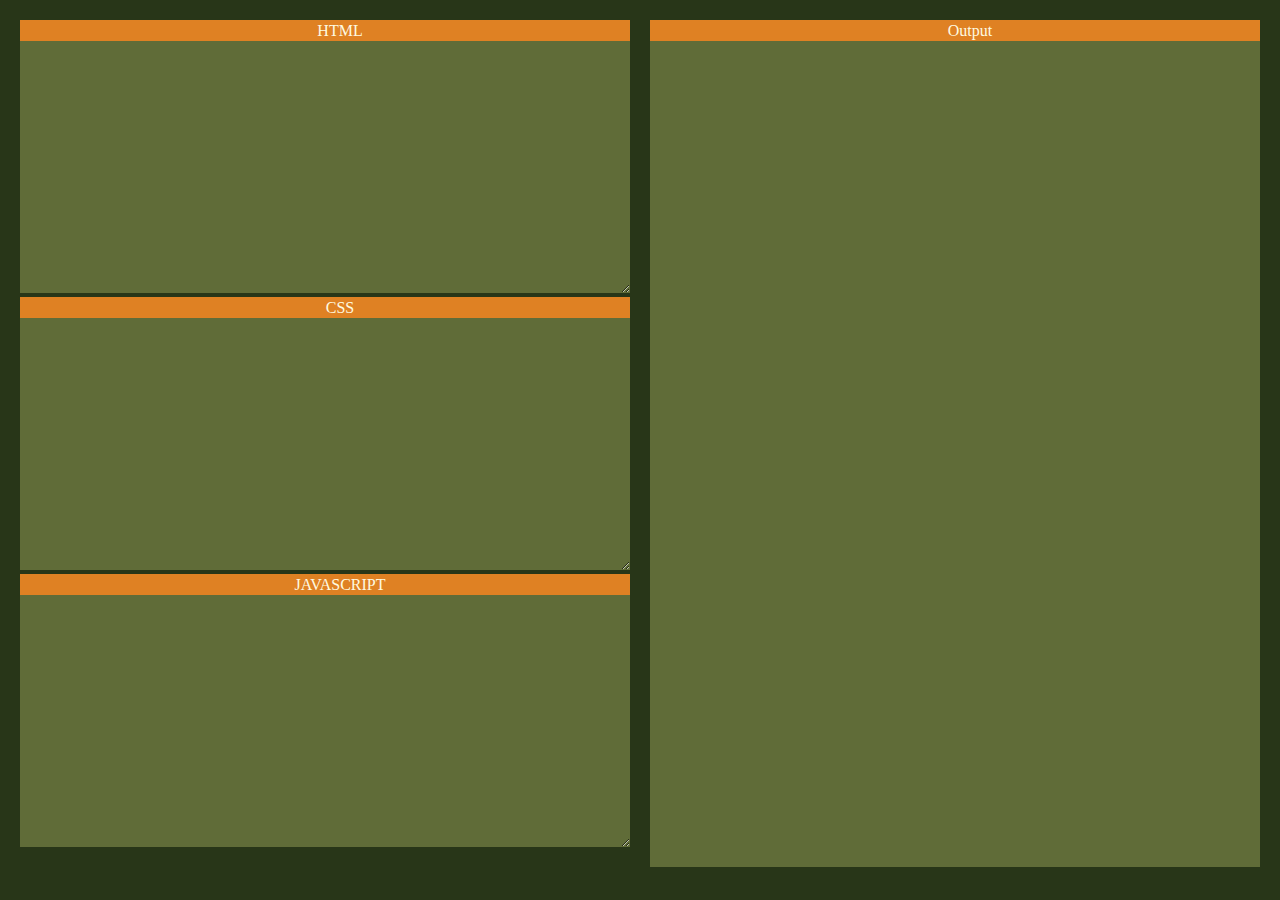
<file: PROJECT-1 CODE EDITOR(LIVE)/index.html>
<!DOCTYPE html>
<html lang="en">

<head>
    <meta charset="UTF-8">
    <meta name="viewport" content="width=device-width, initial-scale=1.0">
    <title>LIVE CODE EDITOR</title>
    <link rel="stylesheet" href="style.css">
    <link rel="stylesheet" href="https://cdnjs.cloudflare.com/ajax/libs/font-awesome/6.5.2/css/all.min.css"
        integrity="sha512-SnH5WK+bZxgPHs44uWIX+LLJAJ9/2PkPKZ5QiAj6Ta86w+fsb2TkcmfRyVX3pBnMFcV7oQPJkl9QevSCWr3W6A=="
        crossorigin="anonymous" referrerpolicy="no-referrer" />
</head>

<body>
    <div class="container">
        <div class="left">
            <label><i class="fa-brands fa-html5"></i>HTML</label>
            <textarea id="html-code" spellcheck="false"></textarea>

            <label><i class="fa-brands fa-css3-alt"></i>CSS</label>
            <textarea id="css-code" spellcheck="false"></textarea>

            <label><i class="fa-brands fa-js"></i>JAVASCRIPT</label>
            <textarea id="js-code" spellcheck="false"></textarea>
        </div>
        <div class="right">
            <label><i class="fa-solid fa-play" onclick="run()"></i>Output</label>
            <iframe id="output"></iframe>
        </div>
    </div>
    <script src="script.js"></script>
</body>

</html>
</file>
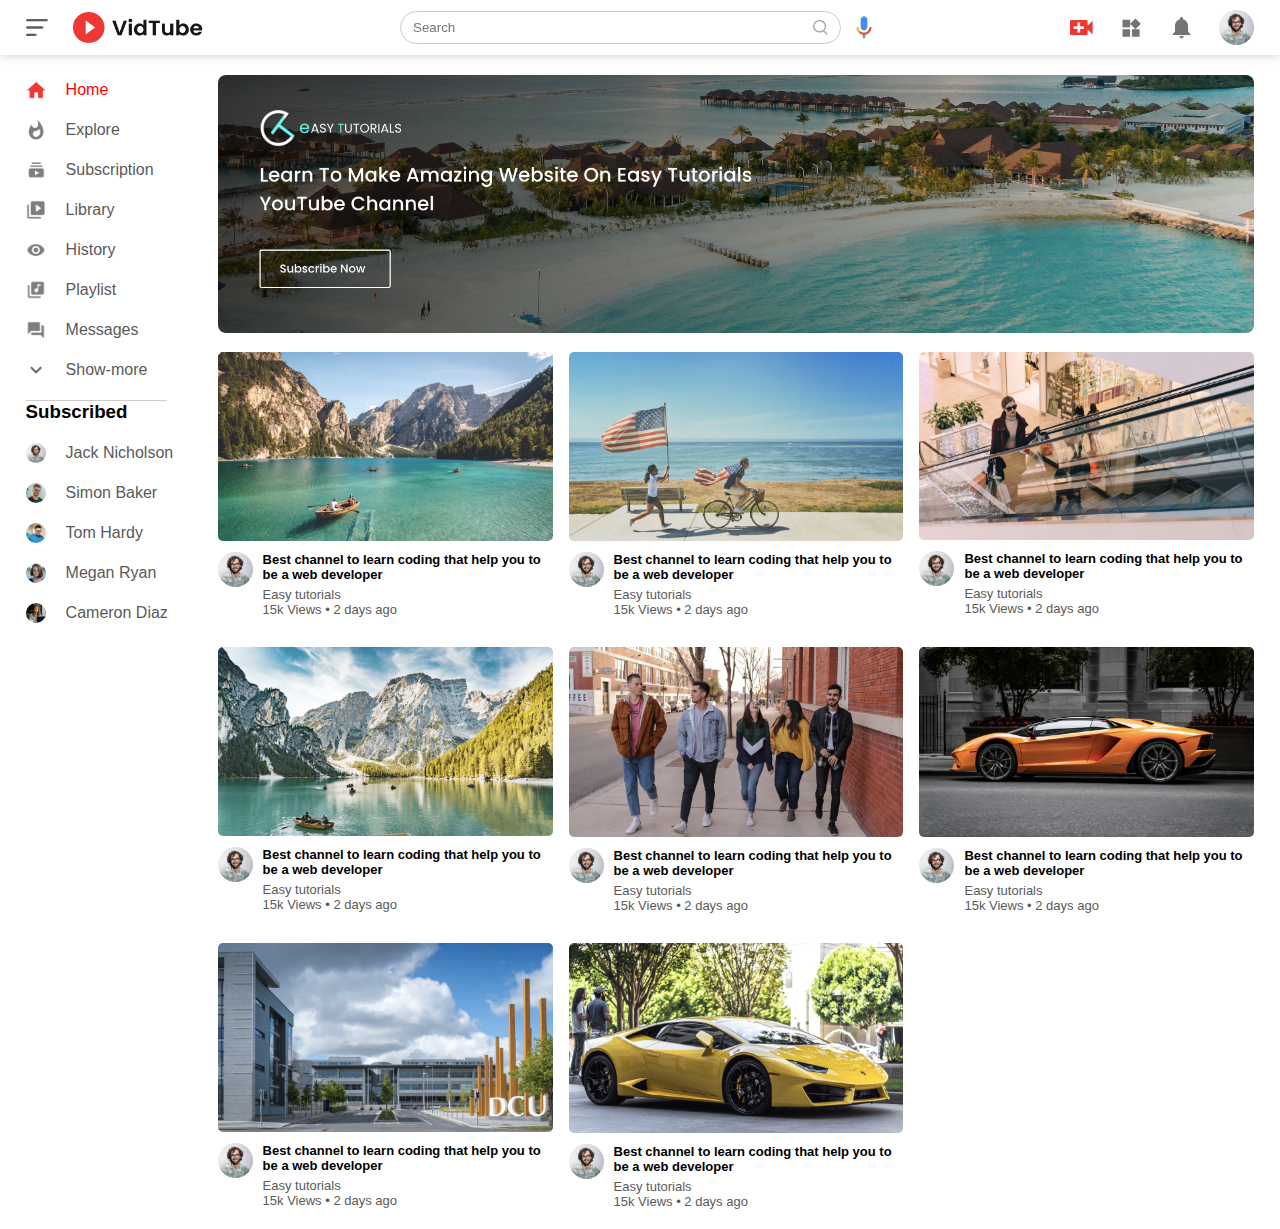
<file: PROJECT-2 YOUTUBE CLONE(UI)/index.html>
<!DOCTYPE html>
<html lang="en">

<head>
    <meta charset="UTF-8">
    <meta name="viewport" content="width=device-width, initial-scale=1.0">
    <title>YOUTUBE UI CLONE</title>
    <link rel="stylesheet" href="style.css">
</head>

<body>
    <!--NAVBAR-->
    <nav class="flex-div">
        <div class="nav-left flex-div">
            <img src="images\images/menu.png" alt="menu image" class="menu-icon">
            <img src="images\images/logo.png" alt="logo image" class="logo">
        </div>
        <div class="nav-middle flex-div">
            <div class="search-box flex-div">
                <input type="text" placeholder="Search">
                <img src="images\images/search.png" alt="search image">
            </div>

            <img src="images\images/voice-search.png" class="mic-icon" alt="mic-search">
        </div>
        <div class="nav-right flex-div">
            <img src="images\images/upload.png" alt="upload image">
            <img src="images\images/more.png" alt="more image">
            <img src="images\images/notification.png" alt="notification image">
            <img src="images\images/Jack.png" alt="user image" class="user-icon">
        </div>
    </nav>

    <!-- SIDEBAR -->
    <div class="side-bar">
        <div class="shortcut-links">
            <a href=""><img src="images\images/home.png" alt="home image">
                <p>Home</p>
            </a>
            <a href=""><img src="images\images/explore.png" alt="explore image">
                <p>Explore</p>
            </a>
            <a href=""><img src="images\images/subscriprion.png" alt="subscription image">
                <p>Subscription</p>
            </a>
            <a href=""><img src="images\images/library.png" alt="library image">
                <p>Library</p>
            </a>
            <a href=""><img src="images\images/history.png" alt="history image">
                <p>History</p>
            </a>
            <a href=""><img src="images\images/playlist.png" alt="playlist image">
                <p>Playlist</p>
            </a>
            <a href=""><img src="images\images/messages.png" alt="messages image">
                <p>Messages</p>
            </a>
            <a href=""><img src="images\images/show-more.png" alt="show-more image">
                <p>Show-more</p>
            </a>
            <hr>
        </div>

        <div class="subscribed-list">
            <h3>Subscribed</h3>
            <a href=""><img src="images\images/Jack.png" alt="subscribed  image">
                <p>Jack Nicholson</p>
            </a>
            <a href=""><img src="images\images/simon.png" alt="subscribed  image">
                <p>Simon Baker</p>
            </a>
            <a href=""><img src="images\images/tom.png" alt="subscribed  image">
                <p>Tom Hardy</p>
            </a>
            <a href=""><img src="images\images/megan.png" alt="subscribed  image">
                <p>Megan Ryan</p>
            </a>
            <a href=""><img src="images\images/cameron.png" alt="subscribed  image">
                <p>Cameron Diaz</p>
            </a>

        </div>
    </div>

    <!-- MAIN -->

    <div class="container">
        <div class="banner">
            <img src="images\images/banner.png" alt="banner image">
        </div>

        <div class="list-container">
            <div class="vid-list">
                <a href="play-video.html"><img src="images\images/thumbnail1.png" class="thumbnail"
                        alt="thumbnail image"></a>
                <div class="flex-div">
                    <img src="images\images/Jack.png" alt="channel image">
                    <div class="vid-info">
                        <a href="play-video.html">Best channel to learn coding that help you to be a web developer</a>
                        <p>Easy tutorials</p>
                        <p>15k Views &bull; 2 days ago</p>
                    </div>
                </div>
            </div>

            <div class="vid-list">
                <a><img src="images\images/thumbnail2.png" class="thumbnail" alt="thumbnail image"></a>
                <div class="flex-div">
                    <img src="images\images/Jack.png" alt="channel image">
                    <div class="vid-info">
                        <a href="">Best channel to learn coding that help you to be a web developer</a>
                        <p>Easy tutorials</p>
                        <p>15k Views &bull; 2 days ago</p>
                    </div>
                </div>
            </div>

            <div class="vid-list">
                <a><img src="images\images/thumbnail3.png" class="thumbnail" alt="thumbnail image"></a>
                <div class="flex-div">
                    <img src="images\images/Jack.png" alt="channel image">
                    <div class="vid-info">
                        <a href="">Best channel to learn coding that help you to be a web developer</a>
                        <p>Easy tutorials</p>
                        <p>15k Views &bull; 2 days ago</p>
                    </div>
                </div>
            </div>

            <div class="vid-list">
                <a><img src="images\images/thumbnail4.png" class="thumbnail" alt="thumbnail image"></a>
                <div class="flex-div">
                    <img src="images\images/Jack.png" alt="channel image">
                    <div class="vid-info">
                        <a href="">Best channel to learn coding that help you to be a web developer</a>
                        <p>Easy tutorials</p>
                        <p>15k Views &bull; 2 days ago</p>
                    </div>
                </div>
            </div>

            <div class="vid-list">
                <a><img src="images\images/thumbnail5.png" class="thumbnail" alt="thumbnail image"></a>
                <div class="flex-div">
                    <img src="images\images/Jack.png" alt="channel image">
                    <div class="vid-info">
                        <a href="">Best channel to learn coding that help you to be a web developer</a>
                        <p>Easy tutorials</p>
                        <p>15k Views &bull; 2 days ago</p>
                    </div>
                </div>
            </div>


            <div class="vid-list">
                <a><img src="images\images/thumbnail6.png" class="thumbnail" alt="thumbnail image"></a>
                <div class="flex-div">
                    <img src="images\images/Jack.png" alt="channel image">
                    <div class="vid-info">
                        <a href="">Best channel to learn coding that help you to be a web developer</a>
                        <p>Easy tutorials</p>
                        <p>15k Views &bull; 2 days ago</p>
                    </div>
                </div>
            </div>


            <div class="vid-list">
                <a><img src="images\images/thumbnail7.png" class="thumbnail" alt="thumbnail image"></a>
                <div class="flex-div">
                    <img src="images\images/Jack.png" alt="channel image">
                    <div class="vid-info">
                        <a href="">Best channel to learn coding that help you to be a web developer</a>
                        <p>Easy tutorials</p>
                        <p>15k Views &bull; 2 days ago</p>
                    </div>
                </div>
            </div>


            <div class="vid-list">
                <a><img src="images\images/thumbnail8.png" class="thumbnail" alt="thumbnail image"></a>
                <div class="flex-div">
                    <img src="images\images/Jack.png" alt="channel image">
                    <div class="vid-info">
                        <a href="">Best channel to learn coding that help you to be a web developer</a>
                        <p>Easy tutorials</p>
                        <p>15k Views &bull; 2 days ago</p>
                    </div>
                </div>
            </div>
        </div>
    </div>


    <script src="script.js"></script>
</body>

</html>
</file>
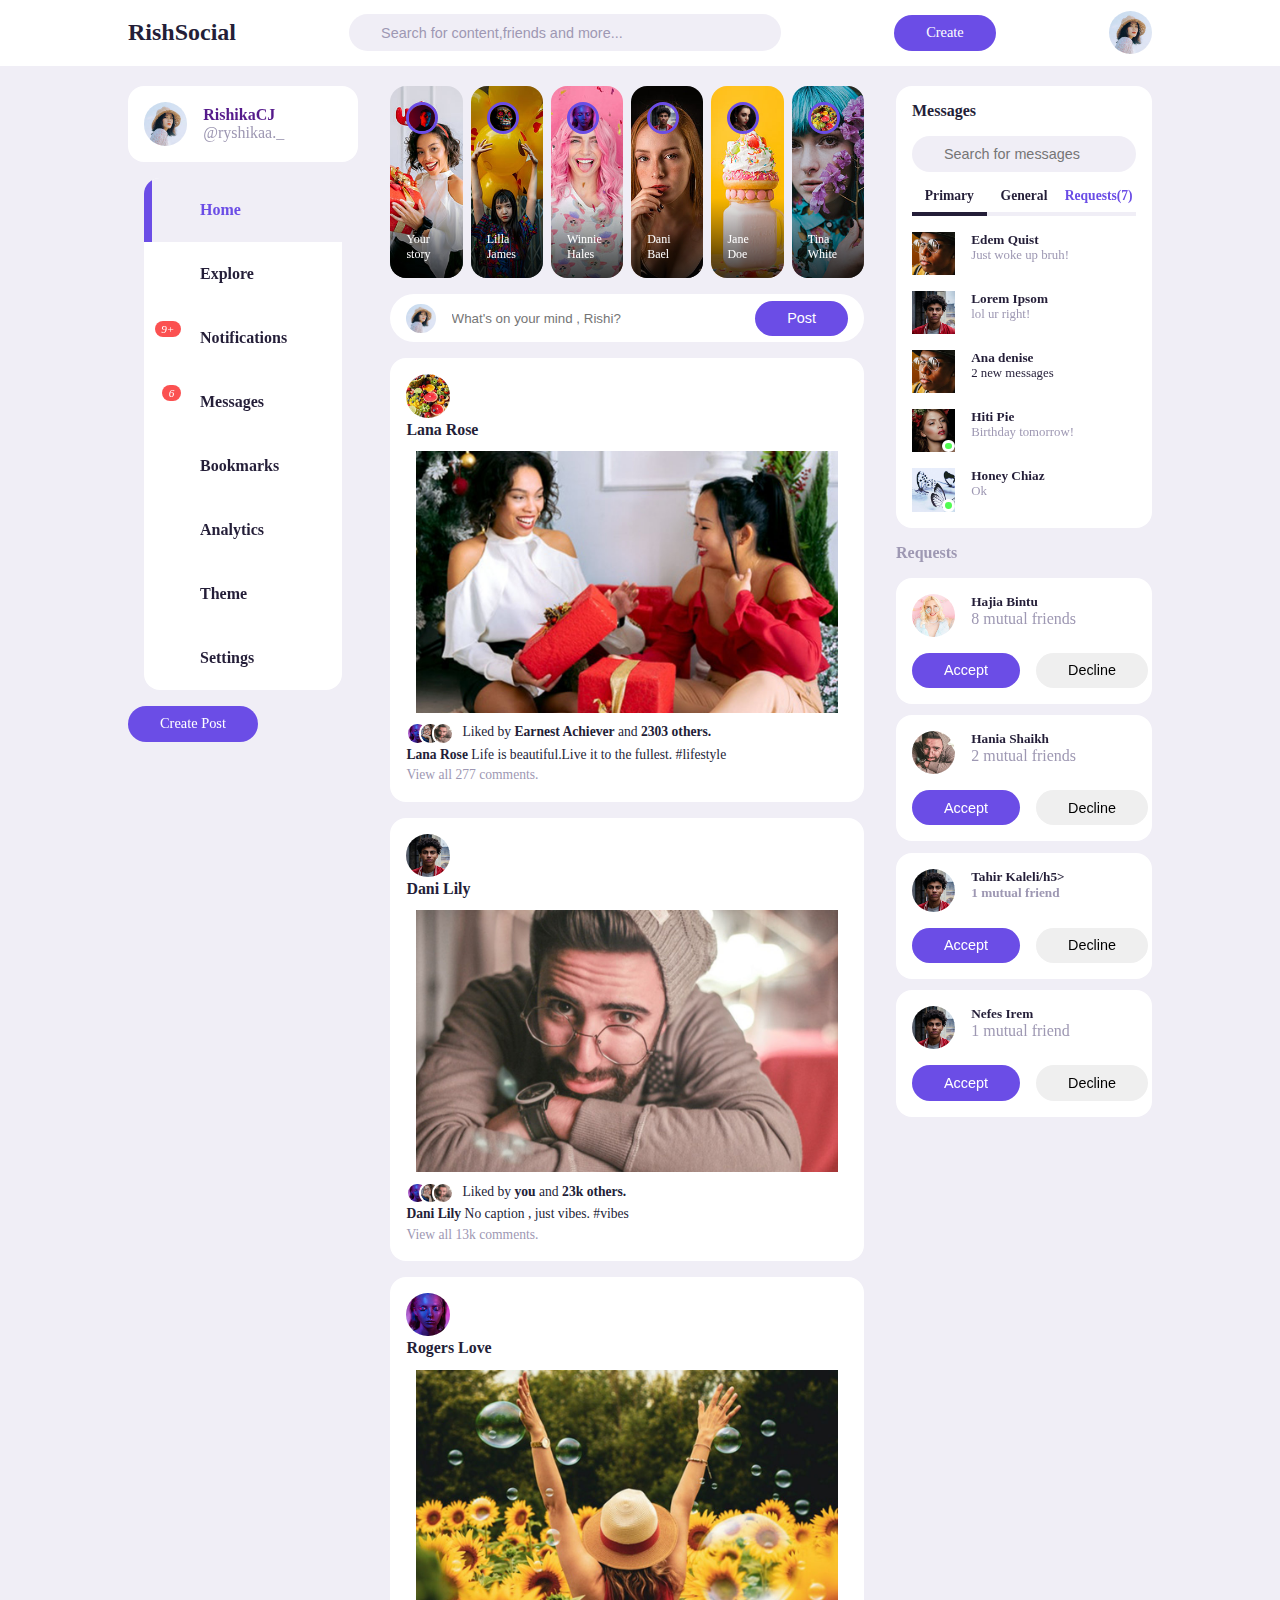
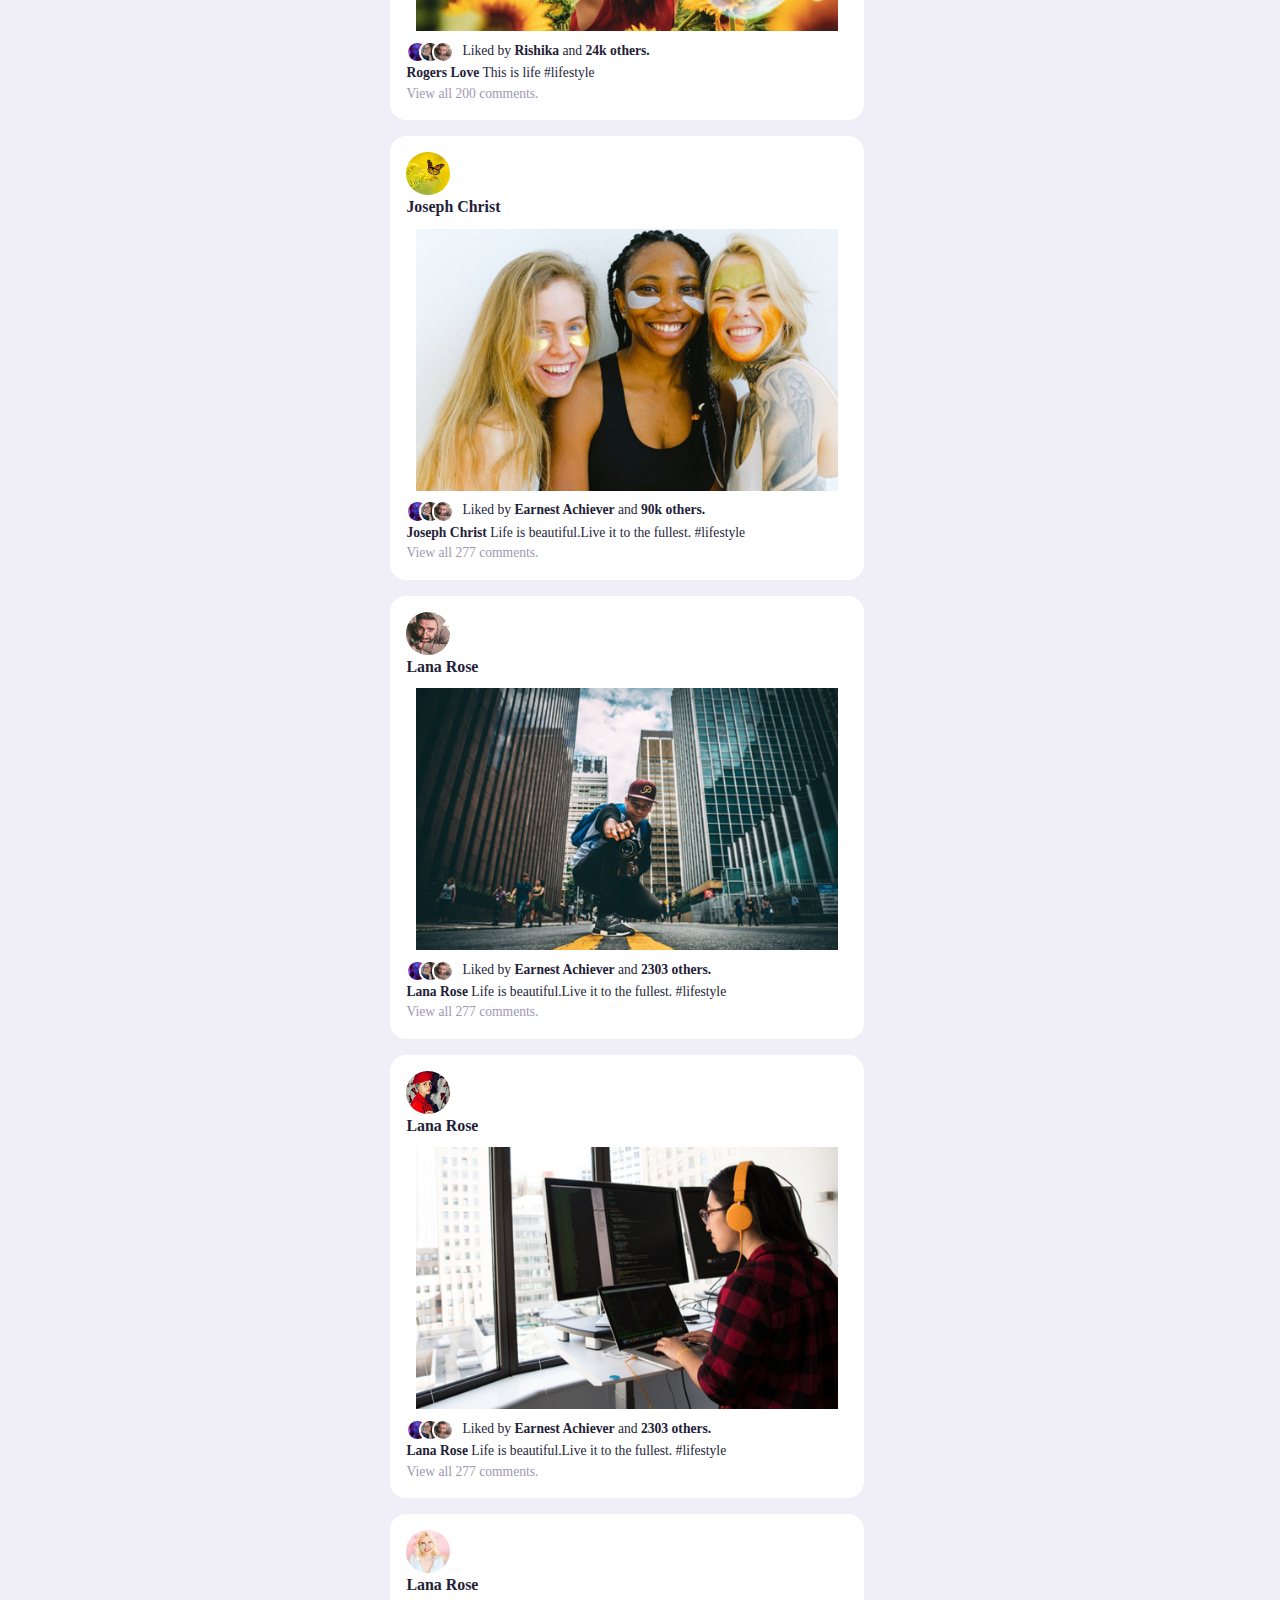
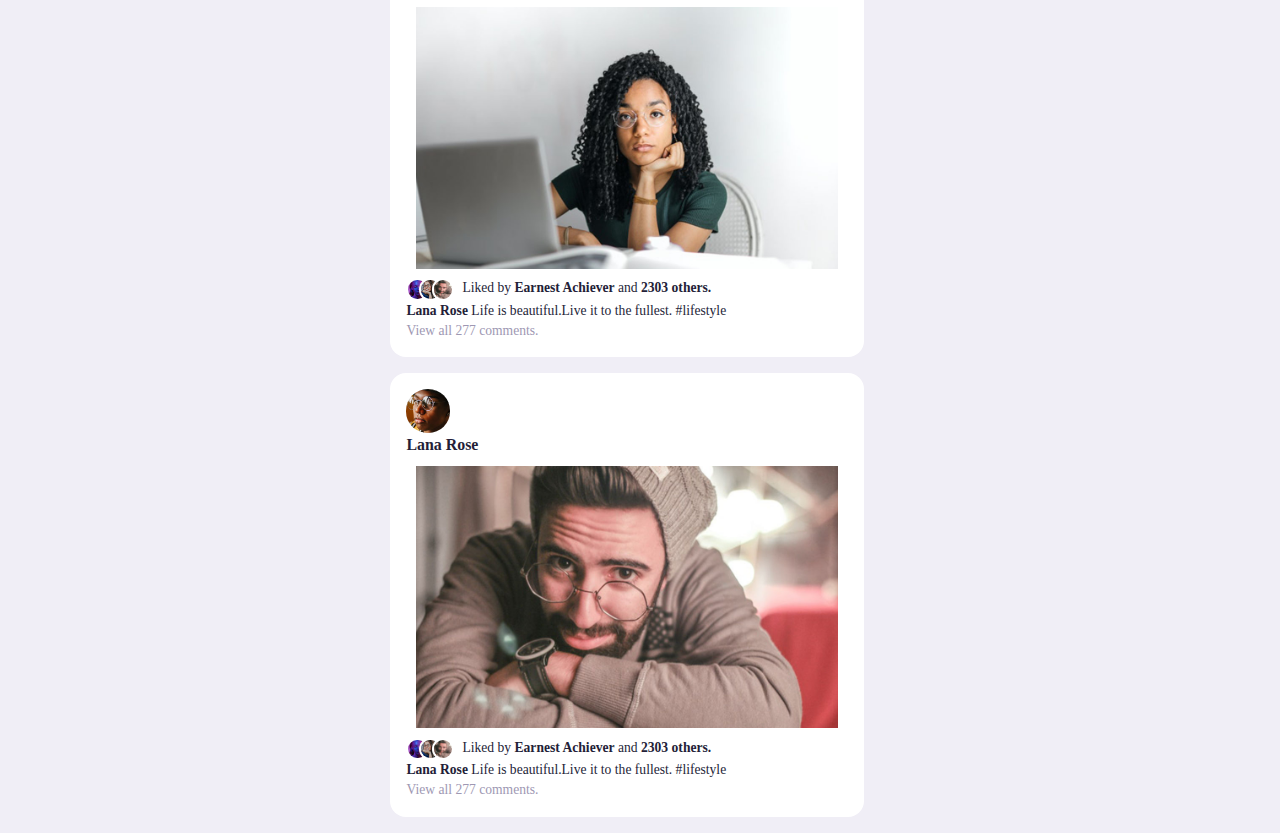
<file: PROJECT-4 SOCIAL MEDIA WEBSITE/index.html>
<!DOCTYPE html>
<html lang="en">

<head>
    <meta charset="UTF-8">
    <meta name="viewport" content="width=device-width, initial-scale=1.0">
    <link rel="stylesheet" href="https://cdnjs.cloudflare.com/ajax/libs/font-awesome/6.5.2/css/all.min.css"
        integrity="sha512-SnH5WK+bZxgPHs44uWIX+LLJAJ9/2PkPKZ5QiAj6Ta86w+fsb2TkcmfRyVX3pBnMFcV7oQPJkl9QevSCWr3W6A=="
        crossorigin="anonymous" referrerpolicy="no-referrer" />
    <link rel="shortcut icon" href="images/favicon.webp" type="image/x-icon">
    <link rel="stylesheet" href="style.css">
    <title>RishiSocial</title>
</head>

<body>
    <!-- NAVBAR  -->

    <nav>

        <div class="container">

            <h2 class="logo">RishSocial</h2>

            <div class="search-bar">
                <i class="fa-solid fa-magnifying-glass"></i>
                <input type="text" placeholder="Search for content,friends and more...">
            </div>

            <div class="create">
                <label class="btn btn-primary" for="create-post">Create</label>
            </div>

            <div class="profile-photo">
                <img src="images/profile-1.jpg" alt="profile image">
            </div>

        </div>

    </nav>

    <!-- MAIN -->
    <main>

        <div class="container">

            <!-- LEFT -->
            <div class="left">

                <a href="" class="profile">

                    <div class="profile-photo">
                        <img src="images/profile-1.jpg" alt="profile photo">
                    </div>

                    <div class="handle">
                        <h4>RishikaCJ</h4>
                        <p class="text-muted">@ryshikaa._</p>
                    </div>

                </a>

                <!-- SIDEBAR -->
                <div class="sidebar">

                    <a class="menu-item active">
                        <span><i class="fa-solid fa-house"></i></span>
                        <h3>Home</h3>
                    </a>

                    <a class="menu-item">
                        <span><i class="fa-solid fa-compass"></i></span>
                        <h3>Explore</h3>
                    </a>

                    <a class="menu-item" id="notifications">
                        <span><i class="fa-solid fa-bell"><small class="notification-count">9+</small></i></span>
                        <h3>Notifications</h3>

                        <!-- NOTIFICATION POP-UP -->

                        <div class="notifications-popup">

                            <div>

                                <div class="profile-photo">
                                    <img src="images/profile-2.jpg" alt="">
                                </div>

                                <div class="notification-body">
                                    <b>Clint Barton</b> accepted your friend request.
                                    <small class="text-muted">1 day ago.</small>
                                </div>

                            </div>

                            <div>

                                <div class="profile-photo">
                                    <img src="images/profile-3.jpg" alt="">
                                </div>

                                <div class="notification-body">
                                    <b>Bruce Banner</b> liked your post.
                                    <small class="text-muted">2 days ago.</small>
                                </div>

                            </div>

                            <div>

                                <div class="profile-photo">
                                    <img src="images/profile-4.jpg" alt="">
                                </div>

                                <div class="notification-body">
                                    <b>Natasha Stankovic</b> accepted your friend request.
                                    <small class="text-muted">2 days ago.</small>
                                </div>

                            </div>

                            <div>

                                <div class="profile-photo">
                                    <img src="images/profile-5.jpg" alt="">
                                </div>

                                <div class="notification-body">
                                    <b>Nick Fury</b> tagged you on a post.
                                    <small class="text-muted">2 days ago.</small>
                                </div>

                            </div>

                            <div>

                                <div class="profile-photo">
                                    <img src="images/profile-6.jpg" alt="">
                                </div>

                                <div class="notification-body">
                                    <b>Steve Rogers</b> commented on your post.
                                    <small class="text-muted">3 days ago.</small>
                                </div>

                            </div>

                            <div>

                                <div class="profile-photo">
                                    <img src="images/profile-7.jpg" alt="">
                                </div>

                                <div class="notification-body">
                                    <b>Tony Stark</b> requested to follow you.
                                    <small class="text-muted">3 days ago.</small>
                                </div>

                            </div>

                        </div>

                        <!-- END OF NOTIFICATION POP-UP -->
                    </a>

                    <a class="menu-item" id="messages-notification">
                        <span><i class="fa-solid fa-envelope"><small class="notification-count">6</small></i></span>
                        <h3>Messages</h3>
                    </a>

                    <a class="menu-item">
                        <span><i class="fa-solid fa-bookmark"></i></span>
                        <h3>Bookmarks</h3>
                    </a>

                    <a class="menu-item">
                        <span><i class="fa-solid fa-chart-simple"></i></span>
                        <h3>Analytics</h3>
                    </a>

                    <a class="menu-item" id="theme">
                        <span><i class="fa-solid fa-palette"></i></span>
                        <h3>Theme</h3>
                    </a>

                    <a class="menu-item">
                        <span><i class="fa-solid fa-gear"></i></span>
                        <h3>Settings</h3>
                    </a>

                </div>

                <!-- END OF SIDEBAR -->

                <label for="create-post" class="btn btn-primary">Create Post</label>

            </div>

            <!-- END OF LEFT -->

            <!-- MIDDLE -->
            <div class="middle">

                <!-- STORIES -->

                <div class="stories">

                    <div class="story">

                        <div class="profile-photo">
                            <img src="images/profile-8.jpg" alt="">
                        </div>

                        <p class="name">Your story</p>
                    </div>

                    <div class="story">

                        <div class="profile-photo">
                            <img src="images/profile-9.jpg" alt="">
                        </div>

                        <p class="name">Lilla James</p>
                    </div>

                    <div class="story">

                        <div class="profile-photo">
                            <img src="images/profile-10.jpg" alt="">
                        </div>

                        <p class="name">Winnie Hales</p>
                    </div>

                    <div class="story">

                        <div class="profile-photo">
                            <img src="images/profile-11.jpg" alt="">
                        </div>

                        <p class="name">Dani Bael</p>
                    </div>

                    <div class="story">

                        <div class="profile-photo">
                            <img src="images/profile-12.jpg" alt="">
                        </div>

                        <p class="name">Jane Doe</p>
                    </div>

                    <div class="story">

                        <div class="profile-photo">
                            <img src="images/profile-13.jpg" alt="">
                        </div>

                        <p class="name">Tina White</p>
                    </div>

                </div>

                <!-- END OF STORIES -->

                <form class="create-post">

                    <div class="profile-photo">

                        <img src="images/profile-1.jpg" alt="">

                    </div>

                    <input type="text" id="create-post" placeholder="What's on your mind , Rishi?">

                    <input type="submit" value="Post" class="btn btn-primary">

                </form>

                <!-- FEEDS -->

                <div class="feeds">

                    <!-- FEED 1 -->

                    <div class="feed">

                        <div class="head">

                            <div class="user">

                                <div class="profile-photo">
                                    <img src="images/profile-13.jpg" alt="">
                                    <small>Dubai, 15 minutes ago.</small>
                                </div>

                                <div class="info">
                                    <h3>Lana Rose</h3>
                                </div>

                            </div>

                            <span class="edit">
                                <i class="fa-solid fa-ellipsis"></i>
                            </span>

                        </div>

                        <div class="photo">
                            <img src="images/feed-1.jpg" alt="">
                        </div>

                        <div class="action-button">

                            <div class="interaction-buttons">
                                <span><i class="fa-solid fa-heart"></i></span>
                                <span><i class="fa-solid fa-comment"></i></span>
                                <span><i class="fa-solid fa-share-nodes"></i></span>
                            </div>

                            <div class="bookmark">
                                <span><i class="fa-solid fa-bookmark"></i></span>
                            </div>

                        </div>

                        <div class="liked-by">
                            <span><img src="images/profile-10.jpg" alt=""></span>
                            <span><img src="images/profile-4.jpg" alt=""></span>
                            <span><img src="images/profile-15.jpg" alt=""></span>
                            <p>Liked by <b>Earnest Achiever</b> and <b>2303 others.</b></p>
                        </div>


                        <div class="caption">
                            <p><b>Lana Rose</b> Life is beautiful.Live it to the fullest. <span
                                    class="hash-tag">#lifestyle</span></p>
                        </div>

                        <div class="comments text-muted">View all 277 comments.</div>

                    </div>

                    <!-- END OF FEED 1 -->

                    <!-- FEED 2 -->

                    <div class="feed">

                        <div class="head">

                            <div class="user">

                                <div class="profile-photo">
                                    <img src="images/profile-11.jpg" alt="">
                                    <small>US, 30 minutes ago.</small>
                                </div>

                                <div class="info">
                                    <h3>Dani Lily</h3>
                                </div>

                            </div>

                            <span class="edit">
                                <i class="fa-solid fa-ellipsis"></i>
                            </span>

                        </div>

                        <div class="photo">
                            <img src="images/feed-2.jpg" alt="">
                        </div>

                        <div class="action-button">

                            <div class="interaction-buttons">
                                <span><i class="fa-solid fa-heart"></i></span>
                                <span><i class="fa-solid fa-comment"></i></span>
                                <span><i class="fa-solid fa-share-nodes"></i></span>
                            </div>

                            <div class="bookmark">
                                <span><i class="fa-solid fa-bookmark"></i></span>
                            </div>

                        </div>

                        <div class="liked-by">
                            <span><img src="images/profile-10.jpg" alt=""></span>
                            <span><img src="images/profile-4.jpg" alt=""></span>
                            <span><img src="images/profile-15.jpg" alt=""></span>
                            <p>Liked by <b>you</b> and <b>23k others.</b></p>
                        </div>


                        <div class="caption">
                            <p><b>Dani Lily</b> No caption , just vibes. <span class="hash-tag">#vibes</span></p>
                        </div>

                        <div class="comments text-muted">View all 13k comments.</div>

                    </div>

                    <!-- END OF FEED 2 -->

                    <!-- FEED 3 -->

                    <div class="feed">

                        <div class="head">

                            <div class="user">

                                <div class="profile-photo">
                                    <img src="images/profile-10.jpg" alt="">
                                    <small>Canada, 1 hour ago.</small>
                                </div>

                                <div class="info">
                                    <h3>Rogers Love</h3>
                                </div>

                            </div>

                            <span class="edit">
                                <i class="fa-solid fa-ellipsis"></i>
                            </span>

                        </div>

                        <div class="photo">
                            <img src="images/feed-3.jpg" alt="">
                        </div>

                        <div class="action-button">

                            <div class="interaction-buttons">
                                <span><i class="fa-solid fa-heart"></i></span>
                                <span><i class="fa-solid fa-comment"></i></span>
                                <span><i class="fa-solid fa-share-nodes"></i></span>
                            </div>

                            <div class="bookmark">
                                <span><i class="fa-solid fa-bookmark"></i></span>
                            </div>

                        </div>

                        <div class="liked-by">
                            <span><img src="images/profile-10.jpg" alt=""></span>
                            <span><img src="images/profile-4.jpg" alt=""></span>
                            <span><img src="images/profile-15.jpg" alt=""></span>
                            <p>Liked by <b>Rishika</b> and <b>24k others.</b></p>
                        </div>


                        <div class="caption">
                            <p><b>Rogers Love</b> This is life <span class="hash-tag">#lifestyle</span></p>
                        </div>

                        <div class="comments text-muted">View all 200 comments.</div>

                    </div>

                    <!-- END OF FEED 3 -->

                    <!-- FEED 4 -->

                    <div class="feed">

                        <div class="head">

                            <div class="user">

                                <div class="profile-photo">
                                    <img src="images/profile-14.jpg" alt="">
                                    <small>Dubai, 15 minutes ago.</small>
                                </div>

                                <div class="info">
                                    <h3>Joseph Christ</h3>
                                </div>

                            </div>

                            <span class="edit">
                                <i class="fa-solid fa-ellipsis"></i>
                            </span>

                        </div>

                        <div class="photo">
                            <img src="images/feed-4.jpg" alt="">
                        </div>

                        <div class="action-button">

                            <div class="interaction-buttons">
                                <span><i class="fa-solid fa-heart"></i></span>
                                <span><i class="fa-solid fa-comment"></i></span>
                                <span><i class="fa-solid fa-share-nodes"></i></span>
                            </div>

                            <div class="bookmark">
                                <span><i class="fa-solid fa-bookmark"></i></span>
                            </div>

                        </div>

                        <div class="liked-by">
                            <span><img src="images/profile-10.jpg" alt=""></span>
                            <span><img src="images/profile-4.jpg" alt=""></span>
                            <span><img src="images/profile-15.jpg" alt=""></span>
                            <p>Liked by <b>Earnest Achiever</b> and <b>90k others.</b></p>
                        </div>


                        <div class="caption">
                            <p><b>Joseph Christ</b> Life is beautiful.Live it to the fullest. <span
                                    class="hash-tag">#lifestyle</span></p>
                        </div>

                        <div class="comments text-muted">View all 277 comments.</div>

                    </div>

                    <!-- END OF FEED 4 -->

                    <!-- FEED 5 -->

                    <div class="feed">

                        <div class="head">

                            <div class="user">

                                <div class="profile-photo">
                                    <img src="images/profile-15.jpg" alt="">
                                    <small>Dubai, 15 minutes ago.</small>
                                </div>

                                <div class="info">
                                    <h3>Lana Rose</h3>
                                </div>

                            </div>

                            <span class="edit">
                                <i class="fa-solid fa-ellipsis"></i>
                            </span>

                        </div>

                        <div class="photo">
                            <img src="images/feed-5.jpg" alt="">
                        </div>

                        <div class="action-button">

                            <div class="interaction-buttons">
                                <span><i class="fa-solid fa-heart"></i></span>
                                <span><i class="fa-solid fa-comment"></i></span>
                                <span><i class="fa-solid fa-share-nodes"></i></span>
                            </div>

                            <div class="bookmark">
                                <span><i class="fa-solid fa-bookmark"></i></span>
                            </div>

                        </div>

                        <div class="liked-by">
                            <span><img src="images/profile-10.jpg" alt=""></span>
                            <span><img src="images/profile-4.jpg" alt=""></span>
                            <span><img src="images/profile-15.jpg" alt=""></span>
                            <p>Liked by <b>Earnest Achiever</b> and <b>2303 others.</b></p>
                        </div>


                        <div class="caption">
                            <p><b>Lana Rose</b> Life is beautiful.Live it to the fullest. <span
                                    class="hash-tag">#lifestyle</span></p>
                        </div>

                        <div class="comments text-muted">View all 277 comments.</div>

                    </div>


                    <!-- END OF FEED 5 -->


                    <!-- FEED 6 -->

                    <div class="feed">

                        <div class="head">

                            <div class="user">

                                <div class="profile-photo">
                                    <img src="images/profile-16.jpg" alt="">
                                    <small>Dubai, 15 minutes ago.</small>
                                </div>

                                <div class="info">
                                    <h3>Lana Rose</h3>
                                </div>

                            </div>

                            <span class="edit">
                                <i class="fa-solid fa-ellipsis"></i>
                            </span>

                        </div>

                        <div class="photo">
                            <img src="images/feed-6.jpg" alt="">
                        </div>

                        <div class="action-button">

                            <div class="interaction-buttons">
                                <span><i class="fa-solid fa-heart"></i></span>
                                <span><i class="fa-solid fa-comment"></i></span>
                                <span><i class="fa-solid fa-share-nodes"></i></span>
                            </div>

                            <div class="bookmark">
                                <span><i class="fa-solid fa-bookmark"></i></span>
                            </div>

                        </div>

                        <div class="liked-by">
                            <span><img src="images/profile-10.jpg" alt=""></span>
                            <span><img src="images/profile-4.jpg" alt=""></span>
                            <span><img src="images/profile-15.jpg" alt=""></span>
                            <p>Liked by <b>Earnest Achiever</b> and <b>2303 others.</b></p>
                        </div>


                        <div class="caption">
                            <p><b>Lana Rose</b> Life is beautiful.Live it to the fullest. <span
                                    class="hash-tag">#lifestyle</span></p>
                        </div>

                        <div class="comments text-muted">View all 277 comments.</div>

                    </div>

                    <!-- END OF FEED 6 -->


                    <!-- FEED 7 -->

                    <div class="feed">

                        <div class="head">

                            <div class="user">

                                <div class="profile-photo">
                                    <img src="images/profile-17.jpg" alt="">
                                    <small>Dubai, 15 minutes ago.</small>
                                </div>

                                <div class="info">
                                    <h3>Lana Rose</h3>
                                </div>

                            </div>

                            <span class="edit">
                                <i class="fa-solid fa-ellipsis"></i>
                            </span>

                        </div>

                        <div class="photo">
                            <img src="images/feed-7.jpg" alt="">
                        </div>

                        <div class="action-button">

                            <div class="interaction-buttons">
                                <span><i class="fa-solid fa-heart"></i></span>
                                <span><i class="fa-solid fa-comment"></i></span>
                                <span><i class="fa-solid fa-share-nodes"></i></span>
                            </div>

                            <div class="bookmark">
                                <span><i class="fa-solid fa-bookmark"></i></span>
                            </div>

                        </div>

                        <div class="liked-by">
                            <span><img src="images/profile-10.jpg" alt=""></span>
                            <span><img src="images/profile-4.jpg" alt=""></span>
                            <span><img src="images/profile-15.jpg" alt=""></span>
                            <p>Liked by <b>Earnest Achiever</b> and <b>2303 others.</b></p>
                        </div>


                        <div class="caption">
                            <p><b>Lana Rose</b> Life is beautiful.Live it to the fullest. <span
                                    class="hash-tag">#lifestyle</span></p>
                        </div>

                        <div class="comments text-muted">View all 277 comments.</div>

                    </div>

                    <!-- END OF FEED 7 -->

                    <!-- FEED 8 -->

                    <div class="feed">

                        <div class="head">

                            <div class="user">

                                <div class="profile-photo">
                                    <img src="images/profile-18.jpg" alt="">
                                    <small>Dubai, 15 minutes ago.</small>
                                </div>

                                <div class="info">
                                    <h3>Lana Rose</h3>
                                </div>

                            </div>

                            <span class="edit">
                                <i class="fa-solid fa-ellipsis"></i>
                            </span>

                        </div>

                        <div class="photo">
                            <img src="images/feed-2.jpg" alt="">
                        </div>

                        <div class="action-button">

                            <div class="interaction-buttons">
                                <span><i class="fa-solid fa-heart"></i></span>
                                <span><i class="fa-solid fa-comment"></i></span>
                                <span><i class="fa-solid fa-share-nodes"></i></span>
                            </div>

                            <div class="bookmark">
                                <span><i class="fa-solid fa-bookmark"></i></span>
                            </div>

                        </div>

                        <div class="liked-by">
                            <span><img src="images/profile-10.jpg" alt=""></span>
                            <span><img src="images/profile-4.jpg" alt=""></span>
                            <span><img src="images/profile-15.jpg" alt=""></span>
                            <p>Liked by <b>Earnest Achiever</b> and <b>2303 others.</b></p>
                        </div>


                        <div class="caption">
                            <p><b>Lana Rose</b> Life is beautiful.Live it to the fullest. <span
                                    class="hash-tag">#lifestyle</span></p>
                        </div>

                        <div class="comments text-muted">View all 277 comments.</div>

                    </div>

                    <!-- END OF FEED 8 -->

                </div>

                <!-- END OF FEEDS -->

            </div>

            <!-- END OF MIDDLE -->

            <!-- RIGHT -->
            <div class="right">
                <div class="messages">
                    <div class="heading">
                        <h4>Messages</h4><i class="fa-solid fa-pen-to-square"></i>
                    </div>

                    <!-- SEARCH BAR -->
                    <div class="search-bar">
                        <i class="fa-solid fa-magnifying-glass"></i>
                        <input type="search" placeholder="Search for messages" id="message-search">
                    </div>

                    <!-- MESSAGE CATEGORY -->
                    <div class="category">
                        <h6 class="active">Primary</h6>
                        <h6>General</h6>
                        <h6 class="message-requests">Requests(7)</h6>
                    </div>

                    <!-- MESSAGE -->
                    <div class="message">
                        <div class="profile-photo">
                            <img src="images/profile-18.jpg" alt="">
                        </div>
                        <div class="message-body">
                            <h5>Edem Quist</h5>
                            <p class="text-muted">Just woke up bruh!</p>
                        </div>

                    </div>

                    <div class="message">
                        <div class="profile-photo">
                            <img src="images/profile-11.jpg" alt="">
                        </div>
                        <div class="message-body">
                            <h5>Lorem Ipsom</h5>
                            <p class="text-muted">lol ur right!</p>
                        </div>

                    </div>

                    <div class="message">
                        <div class="profile-photo">
                            <img src="images/profile-18.jpg" alt="">
                        </div>
                        <div class="message-body">
                            <h5>Ana denise</h5>
                            <p class="text-bold">2 new messages</p>
                        </div>

                    </div>

                    <div class="message">
                        <div class="profile-photo">
                            <img src="images/profile-6.jpg" alt="">
                            <div class="active"></div>
                        </div>
                        <div class="message-body">
                            <h5>Hiti Pie</h5>
                            <p class="text-muted">Birthday tomorrow!</p>
                        </div>

                    </div>

                    <div class="message">
                        <div class="profile-photo">
                            <img src="images/profile-2.jpg" alt="">
                            <div class="active"></div>
                        </div>
                        <div class="message-body">
                            <h5>Honey Chiaz</h5>
                            <p class="text-muted">Ok</p>
                        </div>

                    </div>

                </div>

                <!-- END OF MESSAGES -->

                <!-- FRIEND REQUESTS -->

                <div class="friend-requests">
                    <h4>Requests</h4>
                    <div class="request">
                        <div class="info">
                            <div class="profile-photo">
                                <img src="images/profile-17.jpg" alt="">
                            </div>
                            <div>
                                <h5>Hajia Bintu</h5>
                                <p class="text-muted">8 mutual friends</p>

                            </div>
                        </div>

                        <div class="action">
                            <button class="btn btn-primary">Accept</button>
                            <button class="btn">Decline</button>
                        </div>
                    </div>

                    <div class="request">
                        <div class="info">
                            <div class="profile-photo">
                                <img src="images/profile-15.jpg" alt="">
                            </div>
                            <div>
                                <h5>Hania Shaikh</h5>
                                <p class="text-muted">2 mutual friends</p>

                            </div>
                        </div>

                        <div class="action">
                            <button class="btn btn-primary">Accept</button>
                            <button class="btn">Decline</button>
                        </div>
                    </div>

                    <div class="request">
                        <div class="info">
                            <div class="profile-photo">
                                <img src="images/profile-11.jpg" alt="">
                            </div>
                            <div>
                                <h5>Tahir Kaleli/h5>
                                    <p class="text-muted">1 mutual friend</p>

                            </div>
                        </div>

                        <div class="action">
                            <button class="btn btn-primary">Accept</button>
                            <button class="btn">Decline</button>
                        </div>
                    </div>

                    <div class="request">
                        <div class="info">
                            <div class="profile-photo">
                                <img src="images/profile-11.jpg" alt="">
                            </div>
                            <div>
                                <h5>Nefes Irem</h5>
                                <p class="text-muted">1 mutual friend</p>

                            </div>
                        </div>

                        <div class="action">
                            <button class="btn btn-primary">Accept</button>
                            <button class="btn">Decline</button>
                        </div>
                    </div>
                </div>

            </div>

            <!-- END OF RIGHT -->
        </div>

    </main>

    <!-- ------------THEME CUSTOMIZATION--------- -->

    <div class="customize-theme">
        <div class="card">
            <h2>Customize your view</h2>
            <p>Manage your font-size , color and background</p>

            <!-- FONT SIZES -->

            <div class="font-size">
                <h4>FONT SIZE</h4>

                <div>
                    <h6>Aa</h6>
                    <div class="choose-size">
                        <span class="font-size1"></span>
                        <span class="font-size2"></span>
                        <span class="font-size3"></span>
                        <span class="font-size4"></span>
                        <span class="font-size5"></span>
                    </div>

                    <h3>Aa</h3>
                </div>

            </div>

            <!-- PRIMARY COLORS -->

            <div class="color">
                <h4>COLOR</h4>

                <div class="choose-color">
                    <span class="color-1 active"></span>
                    <span class="color-2"></span>
                    <span class="color-3"></span>
                    <span class="color-4"></span>
                    <span class="color-5"></span>
                </div>
            </div>

            <!-- BACKGROUND COLORS -->

            <div class="background">
                <h4>BACKGROUND</h4>

                <div class="choose-bg">
                    <div class="bg-1">
                        <span></span>
                        <h5 for="bg-1">Light</h5>
                    </div>

                    <div class="bg-2">
                        <span></span>
                        <h5 for="bg-2">Dim</h5>
                    </div>

                    <div class="bg-3">
                        <span></span>
                        <h5 for="bg-3">Lights Out</h5>
                    </div>
                </div>
            </div>

        </div>
    </div>
    <script src="script.js"></script>
</body>

</html>
</file>
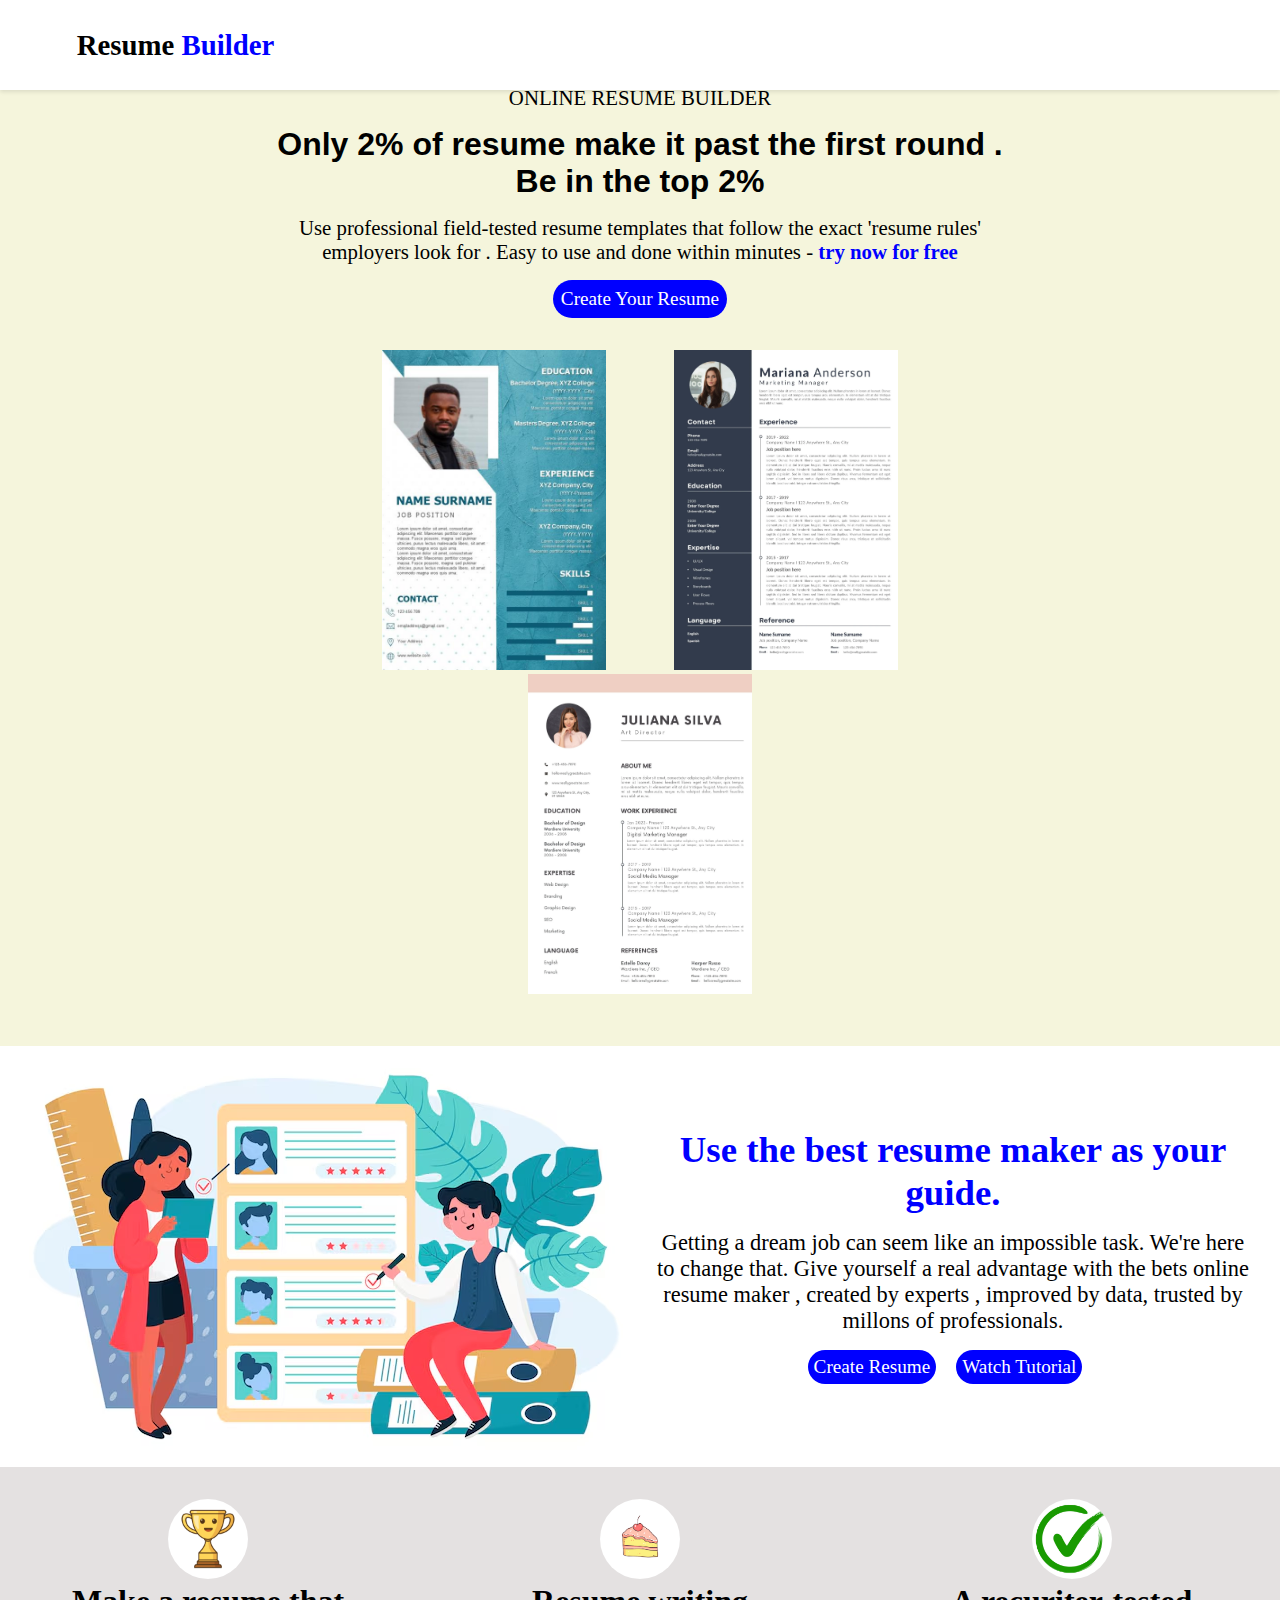
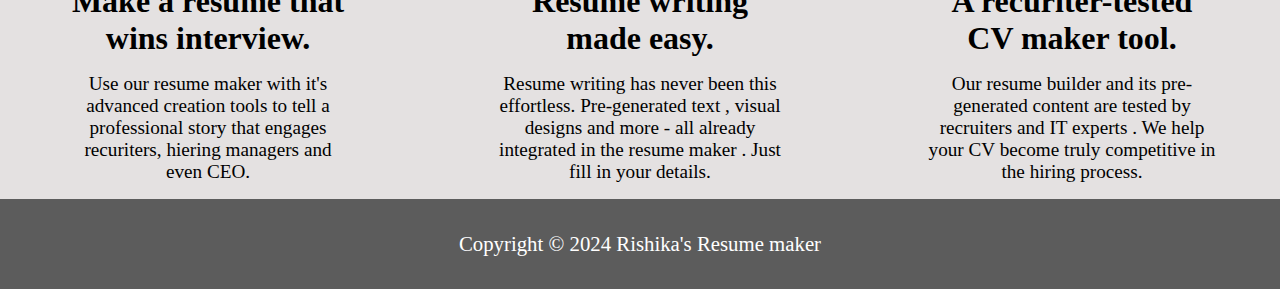
<file: PROJECT-5 RESUME BUILDER WEBSITE/index.html>
<!DOCTYPE html>
<html lang="en">

<head>
    <meta charset="UTF-8">
    <meta name="viewport" content="width=device-width, initial-scale=1.0">
    <title>Resume Builder By Rishika</title>
    <link rel="stylesheet" href="style.css">
    <link rel="shortcut icon" href="images/favicon.svg" type="image/x-icon">
    <link rel="stylesheet" href="https://cdnjs.cloudflare.com/ajax/libs/font-awesome/6.5.2/css/all.min.css"
        integrity="sha512-SnH5WK+bZxgPHs44uWIX+LLJAJ9/2PkPKZ5QiAj6Ta86w+fsb2TkcmfRyVX3pBnMFcV7oQPJkl9QevSCWr3W6A=="
        crossorigin="anonymous" referrerpolicy="no-referrer" />
</head>

<body>

    <!-- HEADER AND NAVBAR  -->
    <nav>
        <div class="container">

            <div class="left">
                <i class="fa-solid fa-clipboard"></i>
                <p>Resume <span>Builder</span></p>
            </div>

            <div class="right">
                <i class="fa-solid fa-bars"></i>
            </div>

        </div>
    </nav>

    <!-- MAIN -->
    <main>
        <div class="content">
            <p>ONLINE RESUME BUILDER</p>
            <h1>Only 2% of resume make it past the first round . Be in the top 2%</h1>
            <p>Use professional field-tested resume templates that follow the exact 'resume rules' employers look for .
                Easy to use and done within minutes - <span>try now for free</span> </p>
            <a href="resume.html"><button class="create-resume-button new-page">Create Your Resume</button></a>
        </div>

        <div class="resume-images">
            <img src="images/resume.jpg" alt="resume images">
            <img src="images/resume2.webp" alt="resume images">
            <img src="images/resume3.webp" alt="resume images">
        </div>
    </main>

    <!-- SECOND PAGE -->
    <div class="second-page">

        <div class="second-img">
            <img src="images/animated-image.avif" alt="animated image">
        </div>
        <div class="second-content">
            <h1>Use the best resume maker as your guide.</h1>
            <p>Getting a dream job can seem like an impossible task. We're here to change that. Give yourself a real
                advantage with the bets online resume maker , created by experts , improved by data, trusted by millons
                of professionals.</p>
            <div class="buttons">
                <a href="resume.html" target="_parent"><button class="effect new-page">Create Resume</button></a>
                <button class="effect">Watch Tutorial</button>
            </div>
        </div>
    </div>

    <!-- THIRD PAGE -->
    <div class="third-page">

        <div class="left">
            <img src="images/img1.jpg" alt="image">
            <h4>Make a resume that wins interview.</h4>
            <p>Use our resume maker with it's advanced creation tools to tell a professional story that engages
                recuriters, hiering managers and even CEO.</p>
        </div>

        <div class="middle">
            <img src="images/img2.png" alt="image">
            <h4>Resume writing made easy.</h4>
            <p>Resume writing has never been this effortless. Pre-generated text , visual designs and more - all already
                integrated in the resume maker . Just fill in your details.</p>
        </div>

        <div class="right">
            <img src="images/img3.jpg" alt="image">
            <h4>A recuriter-tested CV maker tool.</h4>
            <p>Our resume builder and its pre-generated content are tested by recruiters and IT experts . We help your
                CV become truly competitive in the hiring process.</p>
        </div>

    </div>

    <!-- FOOTER -->
    <footer>
        <div class="footer">
            <p>Copyright &copy; 2024 Rishika's Resume maker</p>
        </div>
    </footer>
    <script src="script.js"></script>
</body>

</html>
</file>
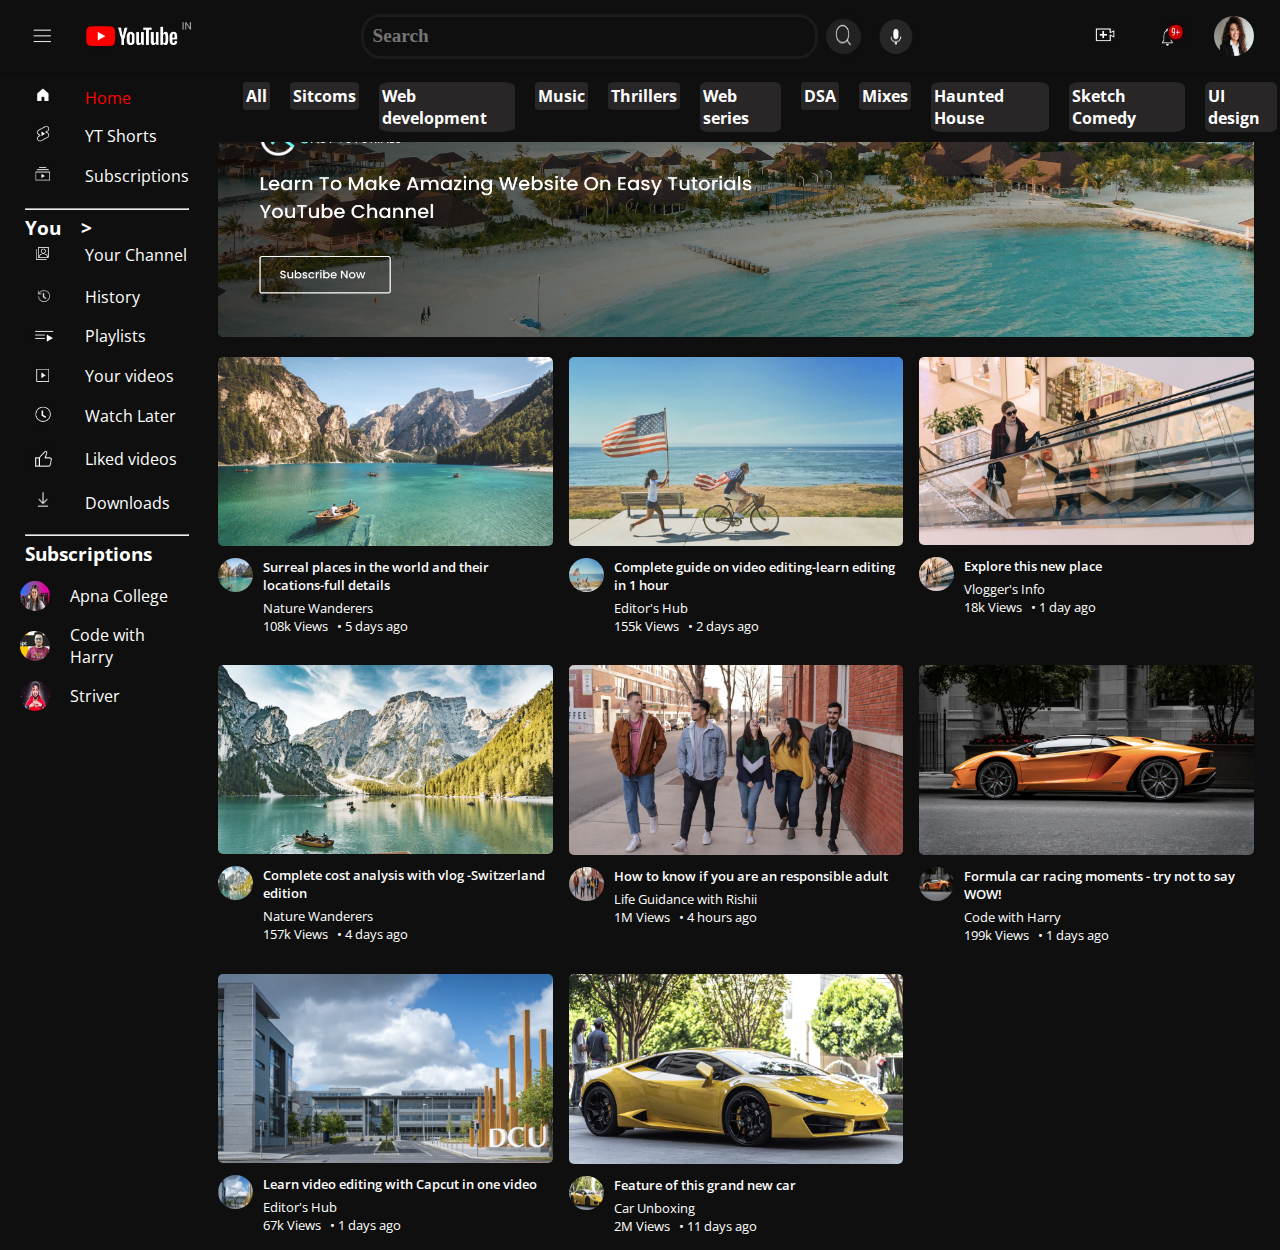
<file: YOUTUBE CLONE REDESIGN/index.html>
<!DOCTYPE html>
<html lang="en">

<head>
    <meta charset="UTF-8">
    <meta name="viewport" content="width=device-width, initial-scale=1.0">
    <title>YOUTUBE-REDESIGN</title>
    <link rel="shortcut icon" href="images/faviconImage.jpg" type="image/x-icon">
    <link rel="preconnect" href="https://fonts.googleapis.com">
    <link rel="preconnect" href="https://fonts.gstatic.com" crossorigin>
    <link href="https://fonts.googleapis.com/css2?family=Open+Sans:ital,wght@0,300..800;1,300..800&display=swap"
        rel="stylesheet">
    <link rel="stylesheet" href="https://cdnjs.cloudflare.com/ajax/libs/font-awesome/6.5.2/css/all.min.css"
        integrity="sha512-SnH5WK+bZxgPHs44uWIX+LLJAJ9/2PkPKZ5QiAj6Ta86w+fsb2TkcmfRyVX3pBnMFcV7oQPJkl9QevSCWr3W6A=="
        crossorigin="anonymous" referrerpolicy="no-referrer" />
    <link rel="stylesheet" href="style.css">
</head>

<body>
    <!-- NAVBAR -->
    <header>
        <nav class="flex-div">
            <div class="left-nav flex-div">
                <img src="images/menu.jpeg" class="menu" alt="menu image">
                <img src="images/logo.jpeg" class="logo" alt="logo image">
            </div>
            <div class="middle-nav flex-div">
                <div class="search-bar flex-div">
                    <input type="text" placeholder="Search">
                    <img src="images/search.jpeg" class="search" alt="search image">
                </div>
                <img src="images/mic.jpeg" class="mic" alt="mic image">
            </div>
            <div class="right-nav flex-div">
                <img src="images/goLive.jpeg" class="goLive" alt="goLive image">
                <img src="images/notifications.jpeg" class="notifications" alt="notification image">
                <img src="images/user.jpeg" class="user" alt="user image">
            </div>
        </nav>
    </header>

    <main>
        <div class="side-bar">
            <div class="active-links">
                <a href="" class="home"><img src="images/home.jpeg" alt="home image">
                    <p>Home</p>
                </a>
                <a href=""><img src="images/shorts.jpeg" alt="shorts image">
                    <p>YT Shorts</p>
                </a>
                <a href=""><img src="images/subscription.jpeg" alt="subscription image">
                    <p>Subscriptions</p>
                </a>

                <hr>
                <h3>
                    <pre>You    ></pre>
                </h3>

                <a href=""><img src="images/your channel.jpeg" alt="your channel image">
                    <p>Your Channel</p>
                </a>
                <a href=""><img src="images/history.jpeg" alt="history image">
                    <p>History</p>
                    <a href=""><img src="images/playlists.jpeg" alt="playlist image">
                        <p>Playlists</p>
                    </a>
                    <a href=""><img src="images/your video.jpeg" alt image="your video image">
                        <p>Your videos</p>
                    </a>
                    <a href=""><img src="images/watch later.jpeg" alt="watch later image">
                        <p>Watch Later</p>
                    </a>
                    <a href=""><img src="images/liked video.jpeg" alt="liked video image">
                        <p>Liked videos</p>
                    </a>
                    <a href=""><img src="images/download.jpeg" alt="download image">
                        <p>Downloads</p>
                    </a>

                    <hr>
                    <h3>Subscriptions</h3>
            </div>
            <div class="subscriptions">
                <a href=""><img src="images/shraddha.jpeg" alt="apna college image">
                    <p>Apna College</p>
                </a>
                <a href=""><img src="images/harry.jpeg" alt="code with harry image">
                    <p>Code with Harry</p>
                </a>
                <a href=""><img src="images/striver.jpeg" alt="Striver image">
                    <p>Striver</p>
                </a>
            </div>
        </div>

        <div class="container">
            <div class="topics">
                <a href="">
                    <p>All</p>
                </a>
                <a href="">
                    <p>Sitcoms</p>
                </a>
                <a href="">
                    <p>Web development</p>
                </a>
                <a href="">
                    <p>Music</p>
                </a>
                <a href="">
                    <p>Thrillers</p>
                </a>
                <a href="">
                    <p>Web series</p>
                </a>
                <a href="">
                    <p>DSA</p>
                </a>
                <a href="">
                    <p>Mixes</p>
                </a>
                <a href="">
                    <p>Haunted House</p>
                </a>
                <a href="">
                    <p>Sketch Comedy</p>
                </a>
                <a href="">
                    <p>UI design</p>
                </a>
                <a href="">
                    <p>AI/ML</p>
                </a>

            </div>
            <div class="banner">
                <img src="images/banner.png" alt="banner image">
            </div>

            <div class="list-container">
                <div class="vid-list">
                    <a href="firstVideo.html"><img src="images/thumbnail1.png" class="thumbnail"
                            alt="thumbnail image"></a>

                    <div class="flex-div">
                        <img src="images/thumbnail1.png" class="channel-images" alt="channel image">
                        <div class="vid-info">
                            <a href="firstVideo.html">Surreal places in the world and their locations-full details</a>
                            <p>Nature Wanderers</p>
                            <p>
                            <pre>108k Views   &bull; 5 days ago </pre>
                            </p>
                        </div>
                    </div>
                </div>

                <div class="vid-list">
                    <a href=""><img src="images/thumbnail2.png" class="thumbnail" alt="thumbnail image"></a>

                    <div class="flex-div">
                        <img src="images/thumbnail2.png" class="channel-images" alt="channel image">
                        <div class="vid-info">
                            <a href="">Complete guide on video editing-learn editing in 1 hour</a>
                            <p>Editor's Hub</p>
                            <p>
                            <pre>155k Views   &bull; 2 days ago </pre>
                            </p>
                        </div>
                    </div>
                </div>

                <div class="vid-list">
                    <a href=""><img src="images/thumbnail3.png" class="thumbnail" alt="thumbnail image"></a>

                    <div class="flex-div">
                        <img src="images/thumbnail3.png" class="channel-images" alt="channel image">
                        <div class="vid-info">
                            <a href="">Explore this new place</a>
                            <p>Vlogger's Info</p>
                            <p>
                            <pre>18k Views   &bull; 1 day ago </pre>
                            </p>
                        </div>
                    </div>
                </div>

                <div class="vid-list">
                    <a href=""><img src="images/thumbnail4.png" class="thumbnail" alt="thumbnail image"></a>

                    <div class="flex-div">
                        <img src="images/thumbnail4.png" class="channel-images" alt="channel image">
                        <div class="vid-info">
                            <a href="">Complete cost analysis with vlog -Switzerland edition</a>
                            <p>Nature Wanderers</p>
                            <p>
                            <pre>157k Views   &bull; 4 days ago </pre>
                            </p>
                        </div>
                    </div>
                </div>

                <div class="vid-list">
                    <a href=""><img src="images/thumbnail5.png" class="thumbnail" alt="thumbnail image"></a>

                    <div class="flex-div">
                        <img src="images/thumbnail5.png" class="channel-images" alt="channel image">
                        <div class="vid-info">
                            <a href="">How to know if you are an responsible adult</a>
                            <p>Life Guidance with Rishii</p>
                            <p>
                            <pre>1M Views   &bull; 4 hours ago </pre>
                            </p>
                        </div>
                    </div>
                </div>

                <div class="vid-list">
                    <a href=""><img src="images/thumbnail6.png" class="thumbnail" alt="thumbnail image"></a>

                    <div class="flex-div">
                        <img src="images/thumbnail6.png" class="channel-images" alt="channel image">
                        <div class="vid-info">
                            <a href="">Formula car racing moments - try not to say WOW!</a>
                            <p>Code with Harry</p>
                            <p>
                            <pre>199k Views   &bull; 1 days ago </pre>
                            </p>
                        </div>
                    </div>
                </div>

                <div class="vid-list">
                    <a href=""><img src="images/thumbnail7.png" class="thumbnail" alt="thumbnail image"></a>

                    <div class="flex-div">
                        <img src="images/thumbnail7.png" class="channel-images" alt="channel image">
                        <div class="vid-info">
                            <a href="">Learn video editing with Capcut in one video</a>
                            <p>Editor's Hub</p>
                            <p>
                            <pre>67k Views   &bull; 1 days ago </pre>
                            </p>
                        </div>
                    </div>
                </div>

                <div class="vid-list">
                    <a href=""><img src="images/thumbnail8.png" class="thumbnail" alt="thumbnail image"></a>

                    <div class="flex-div">
                        <img src="images/thumbnail8.png" class="channel-images" alt="channel image">
                        <div class="vid-info">
                            <a href="">Feature of this grand new car</a>
                            <p>Car Unboxing</p>
                            <p>
                            <pre>2M Views   &bull; 11 days ago </pre>
                            </p>
                        </div>
                    </div>
                </div>


            </div>

        </div>
    </main>
    <script src="script.js"></script>
</body>

</html>
</file>
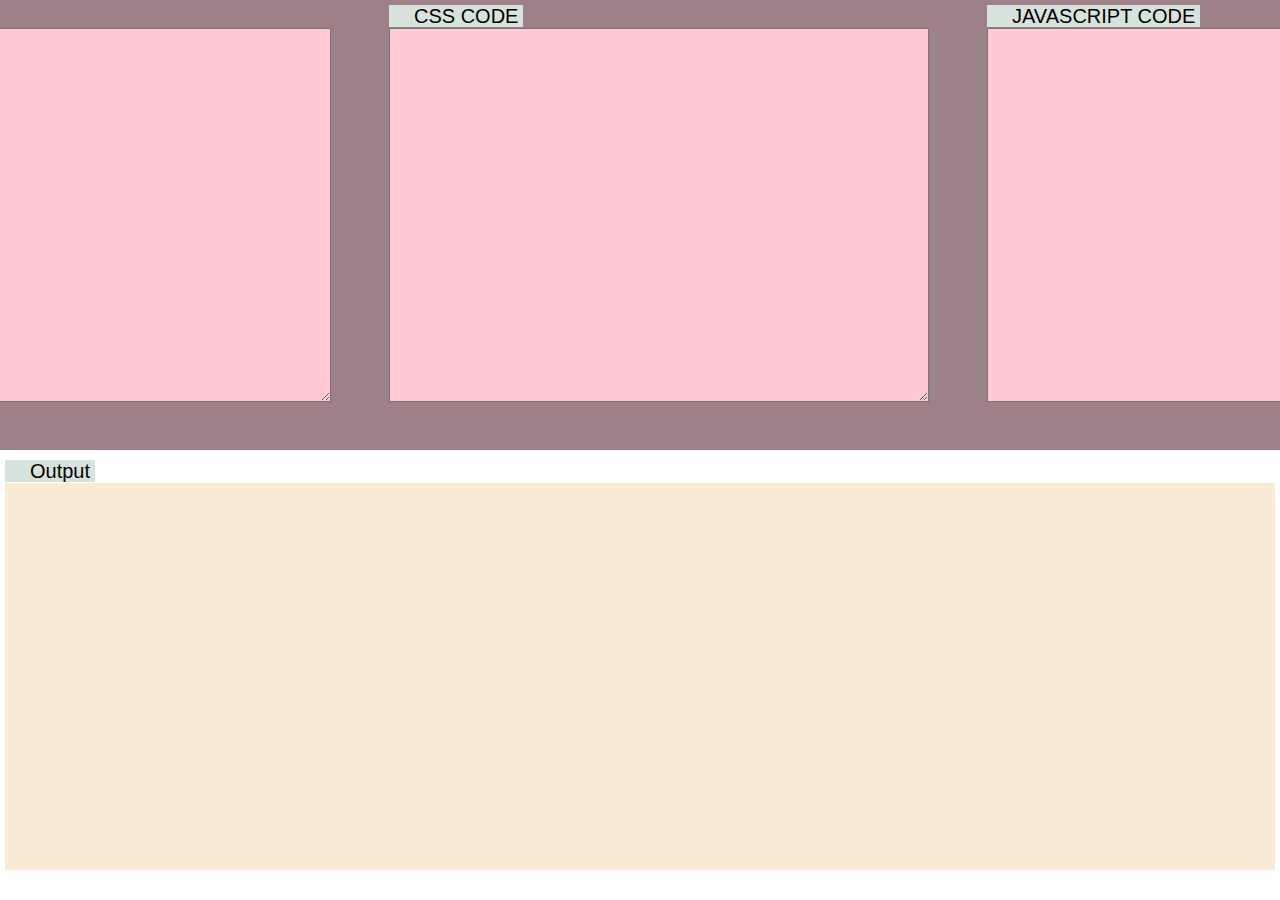
<file: PROJECT-1 CODE EDITOR(LIVE)/index2.html>
<!DOCTYPE html>
<html lang="en">

<head>
    <meta charset="UTF-8">
    <meta name="viewport" content="width=device-width, initial-scale=1.0">
    <title>LIVE CODE EDITOR</title>
    <link rel="stylesheet" href="style2.css">
    <link rel="stylesheet" href="https://cdnjs.cloudflare.com/ajax/libs/font-awesome/6.5.2/css/all.min.css"
        integrity="sha512-SnH5WK+bZxgPHs44uWIX+LLJAJ9/2PkPKZ5QiAj6Ta86w+fsb2TkcmfRyVX3pBnMFcV7oQPJkl9QevSCWr3W6A=="
        crossorigin="anonymous" referrerpolicy="no-referrer" />
    <link rel="shortcut icon" href="favicon.jpg" type="image/x-icon">
</head>

<body>
    <div class="container1">

        <div class="onebox">
            <label><i class="fa-brands fa-html5"></i>HTML CODE</label>
            <textarea id="html-code" spellcheck="false"></textarea>
        </div>

        <div class="onebox">
            <label><i class="fa-brands fa-css3-alt"></i>CSS CODE</label>
            <textarea id="css-code" spellcheck="false"></textarea>
        </div>


        <div class="onebox">
            <label><i class="fa-brands fa-js"></i>JAVASCRIPT CODE</label>
            <textarea id="js-code" spellcheck="false"></textarea>
        </div>


    </div>

    <div class="container2">

        <label><i class="fa-solid fa-play" onclick="run()"></i>Output</label>
        <iframe id="output"></iframe>

    </div>
    <script src="script2.js"></script>
</body>

</html>
</file>
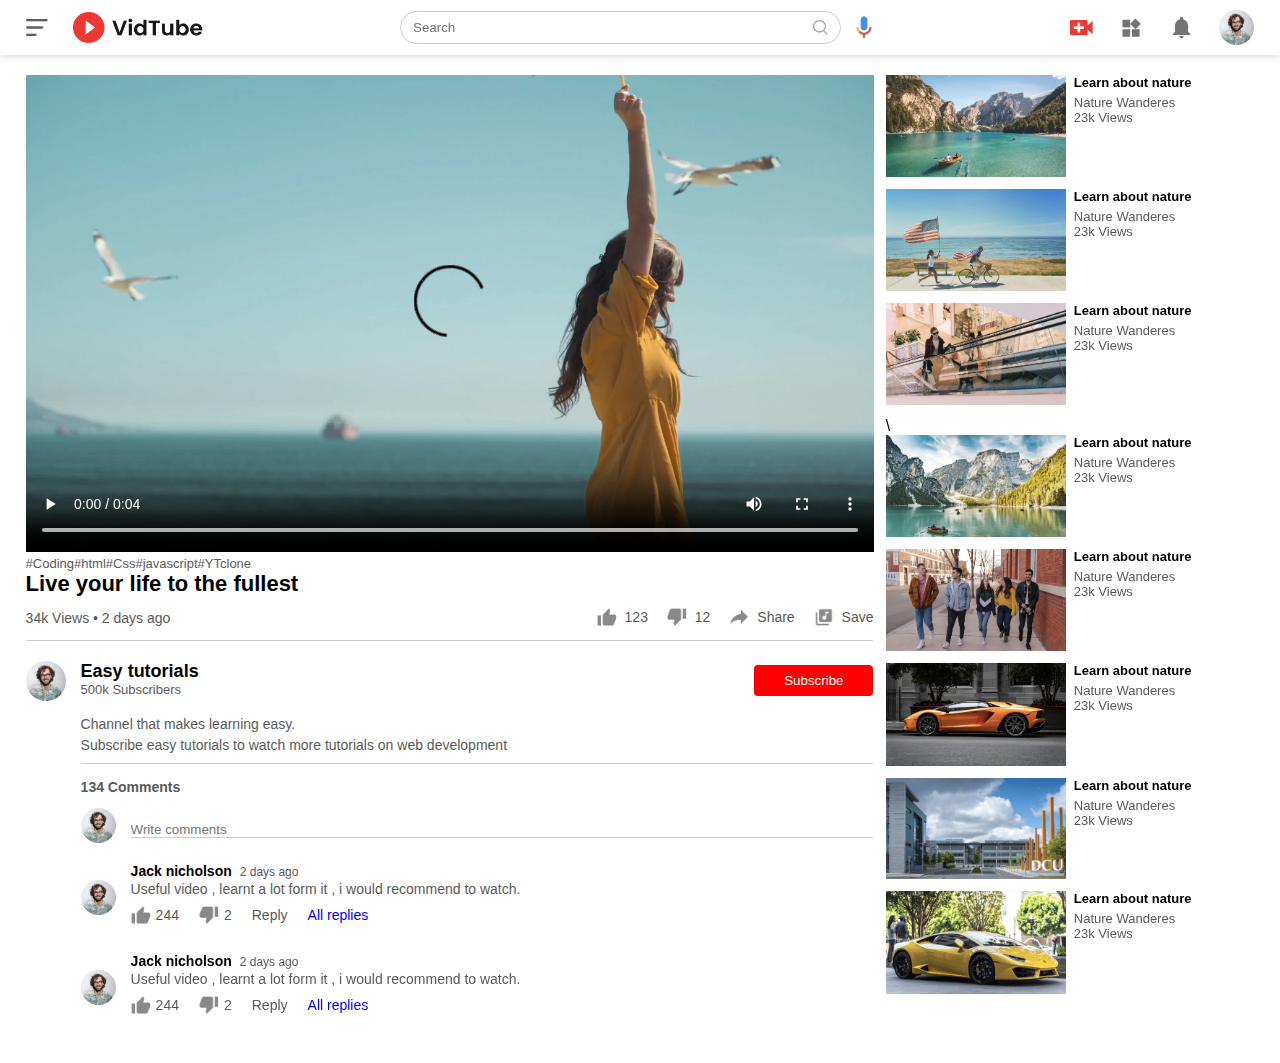
<file: PROJECT-2 YOUTUBE CLONE(UI)/play-video.html>
<!DOCTYPE html>
<html lang="en">

<head>
    <meta charset="UTF-8">
    <meta name="viewport" content="width=device-width, initial-scale=1.0">
    <title>Play Video</title>
    <link rel="stylesheet" href="style.css">
</head>

<body>
    <nav class="flex-div">
        <div class="nav-left flex-div">
            <img src="images\images/menu.png" alt="menu image" class="menu-icon">
            <img src="images\images/logo.png" alt="logo image" class="logo">
        </div>
        <div class="nav-middle flex-div">
            <div class="search-box flex-div">
                <input type="text" placeholder="Search">
                <img src="images\images/search.png" alt="search image">
            </div>

            <img src="images\images/voice-search.png" class="mic-icon" alt="mic-search">
        </div>
        <div class="nav-right flex-div">
            <img src="images\images/upload.png" alt="upload image">
            <img src="images\images/more.png" alt="more image">
            <img src="images\images/notification.png" alt="notification image">
            <img src="images\images/Jack.png" alt="user image" class="user-icon">
        </div>
    </nav>

    <div class="container play-container">
        <div class="row">
            <div class="play-video">
                <video controls autoplay src="images\images/video.mp4"></video>

                <div class="tags">
                    <a href="">#Coding</a><a href="">#html</a><a href="">#Css</a><a href="">#javascript</a><a
                        href="">#YTclone</a>
                </div>
                <h3>Live your life to the fullest</h3>

                <div class="play-video-info">
                    <p>34k Views &bull; 2 days ago</p>
                    <div>
                        <a href=""><img src="images\images/like.png" alt="">123</a>
                        <a href=""><img src="images\images/dislike.png" alt="">12</a>
                        <a href=""><img src="images\images/share.png" alt="">Share</a>
                        <a href=""><img src="images\images/save.png" alt="">Save</a>
                    </div>
                </div>

                <hr>
                <div class="publisher">
                    <img src="images\images/Jack.png" alt="">
                    <div>
                        <p>Easy tutorials</p>
                        <span>500k Subscribers</span>
                    </div>
                    <button type="button">Subscribe</button>
                </div>

                <div class="video-description">
                    <p>Channel that makes learning easy.</p>
                    <p>Subscribe easy tutorials to watch more tutorials on web development</p>
                    <hr>
                    <h4>134 Comments</h4>

                    <div class="add-comment">
                        <img src="images\images/Jack.png" alt="">
                        <input type="text" placeholder="Write comments">
                    </div>

                    <div class="old-comment">
                        <img src="images\images/Jack.png" alt="">
                        <div>
                            <h3>Jack nicholson<span>2 days ago</span></h3>
                            <p>Useful video , learnt a lot form it , i would recommend to watch.</p>
                            <div class="comment-action">
                                <img src="images\images/like.png" alt="">
                                <span>244</span>
                                <img src="images\images/dislike.png" alt="">
                                <span>2</span>
                                <span>Reply</span>
                                <a href="">All replies</a>
                            </div>
                        </div>
                    </div>

                    <div class="old-comment">
                        <img src="images\images/Jack.png" alt="">
                        <div>
                            <h3>Jack nicholson<span>2 days ago</span></h3>
                            <p>Useful video , learnt a lot form it , i would recommend to watch.</p>
                            <div class="comment-action">
                                <img src="images\images/like.png" alt="">
                                <span>244</span>
                                <img src="images\images/dislike.png" alt="">
                                <span>2</span>
                                <span>Reply</span>
                                <a href="">All replies</a>
                            </div>
                        </div>
                    </div>


                </div>

            </div>

            <div class="right-sidebar">

                <div class="side-video-list">
                    <a href="" class="small-thumbnail"><img src="images\images/thumbnail1.png" alt="thumbnail"></a>
                    <div class="vid-info">
                        <a href="">Learn about nature</a>
                        <p>Nature Wanderes</p>
                        <p>23k Views</p>
                    </div>
                </div>
                <div class="side-video-list">
                    <a href="" class="small-thumbnail"><img src="images\images/thumbnail2.png" alt="thumbnail"></a>
                    <div class="vid-info">
                        <a href="">Learn about nature</a>
                        <p>Nature Wanderes</p>
                        <p>23k Views</p>
                    </div>
                </div>

                <div class="side-video-list">
                    <a href="" class="small-thumbnail"><img src="images\images/thumbnail3.png" alt="thumbnail"></a>
                    <div class="vid-info">
                        <a href="">Learn about nature</a>
                        <p>Nature Wanderes</p>
                        <p>23k Views</p>
                    </div>
                </div>\

                <div class="side-video-list">
                    <a href="" class="small-thumbnail"><img src="images\images/thumbnail4.png" alt="thumbnail"></a>
                    <div class="vid-info">
                        <a href="">Learn about nature</a>
                        <p>Nature Wanderes</p>
                        <p>23k Views</p>
                    </div>
                </div>

                <div class="side-video-list">
                    <a href="" class="small-thumbnail"><img src="images\images/thumbnail5.png" alt="thumbnail"></a>
                    <div class="vid-info">
                        <a href="">Learn about nature</a>
                        <p>Nature Wanderes</p>
                        <p>23k Views</p>
                    </div>
                </div>

                <div class="side-video-list">
                    <a href="" class="small-thumbnail"><img src="images\images/thumbnail6.png" alt="thumbnail"></a>
                    <div class="vid-info">
                        <a href="">Learn about nature</a>
                        <p>Nature Wanderes</p>
                        <p>23k Views</p>
                    </div>
                </div>
                <div class="side-video-list">
                    <a href="" class="small-thumbnail"><img src="images\images/thumbnail7.png" alt="thumbnail"></a>
                    <div class="vid-info">
                        <a href="">Learn about nature</a>
                        <p>Nature Wanderes</p>
                        <p>23k Views</p>
                    </div>
                </div>
                <div class="side-video-list">
                    <a href="" class="small-thumbnail"><img src="images\images/thumbnail8.png" alt="thumbnail"></a>
                    <div class="vid-info">
                        <a href="">Learn about nature</a>
                        <p>Nature Wanderes</p>
                        <p>23k Views</p>
                    </div>
                </div>
            </div>
        </div>
    </div>


</body>

</html>
</file>
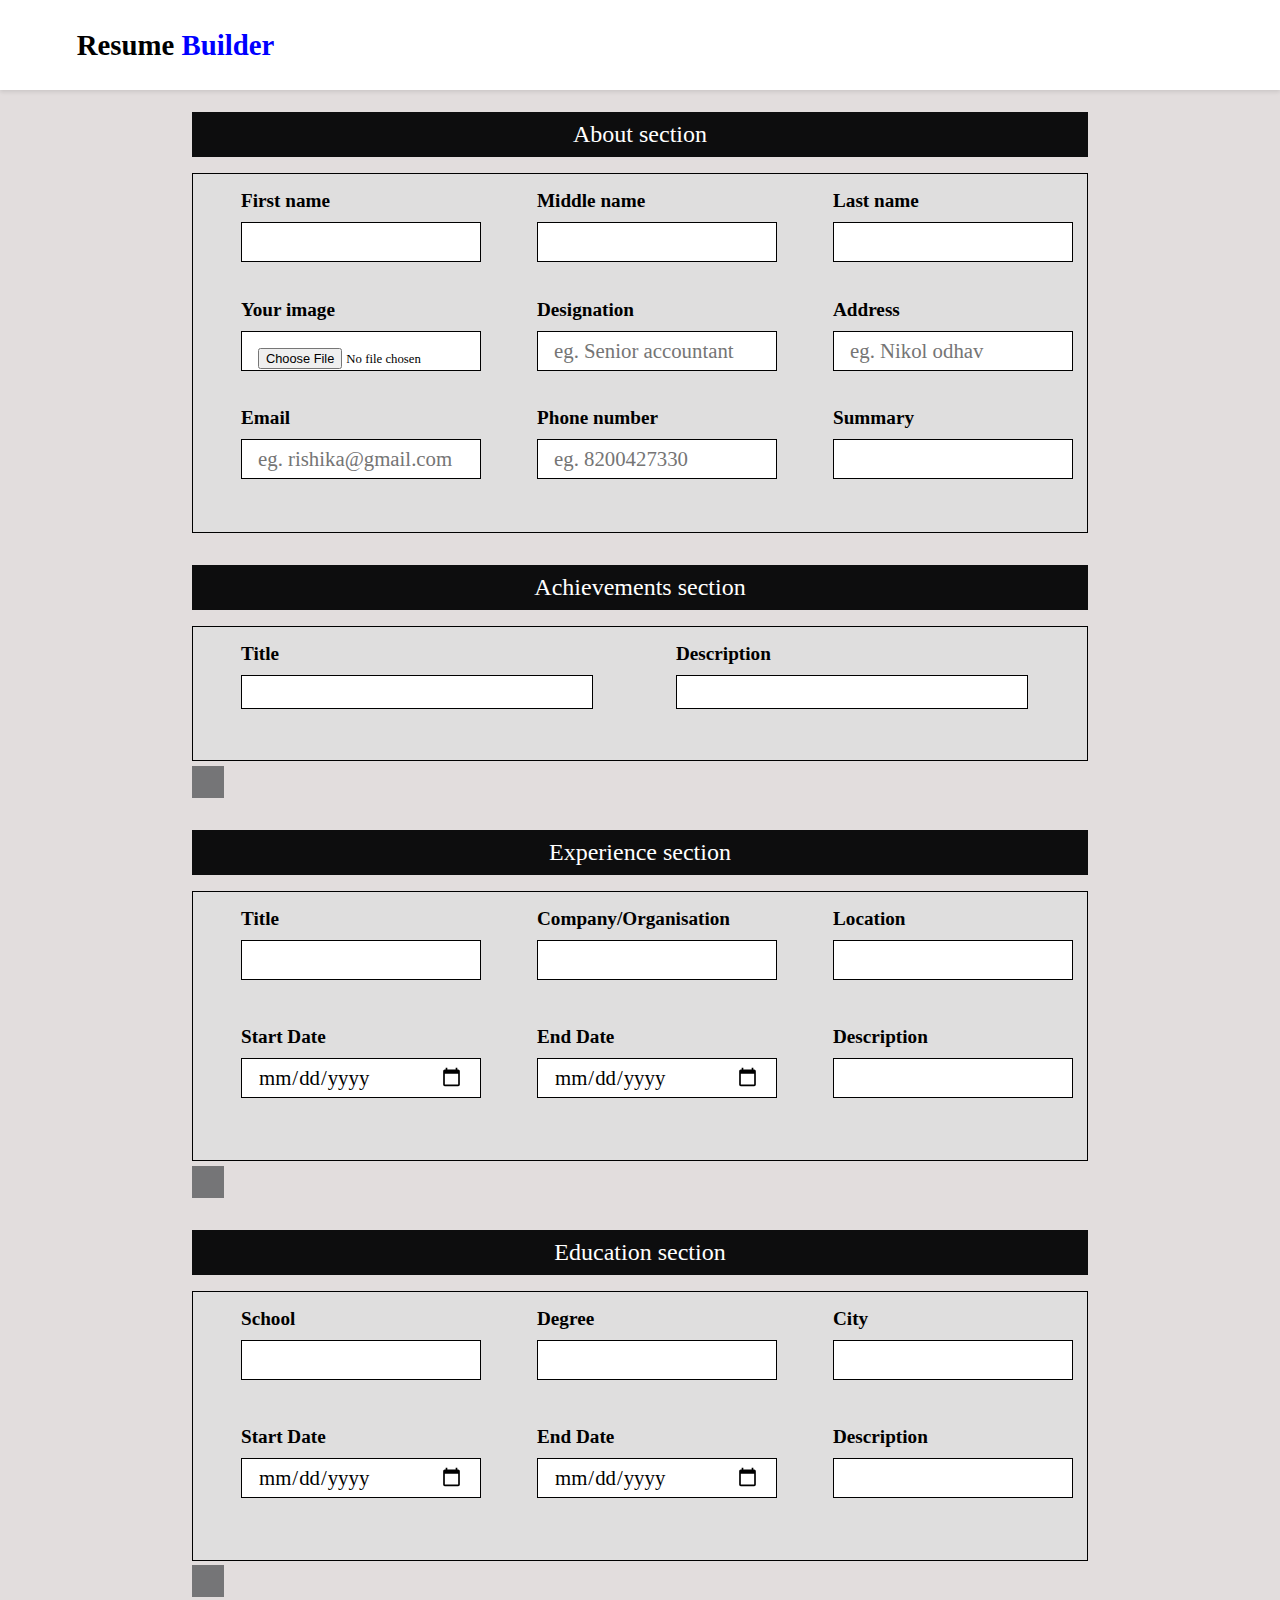
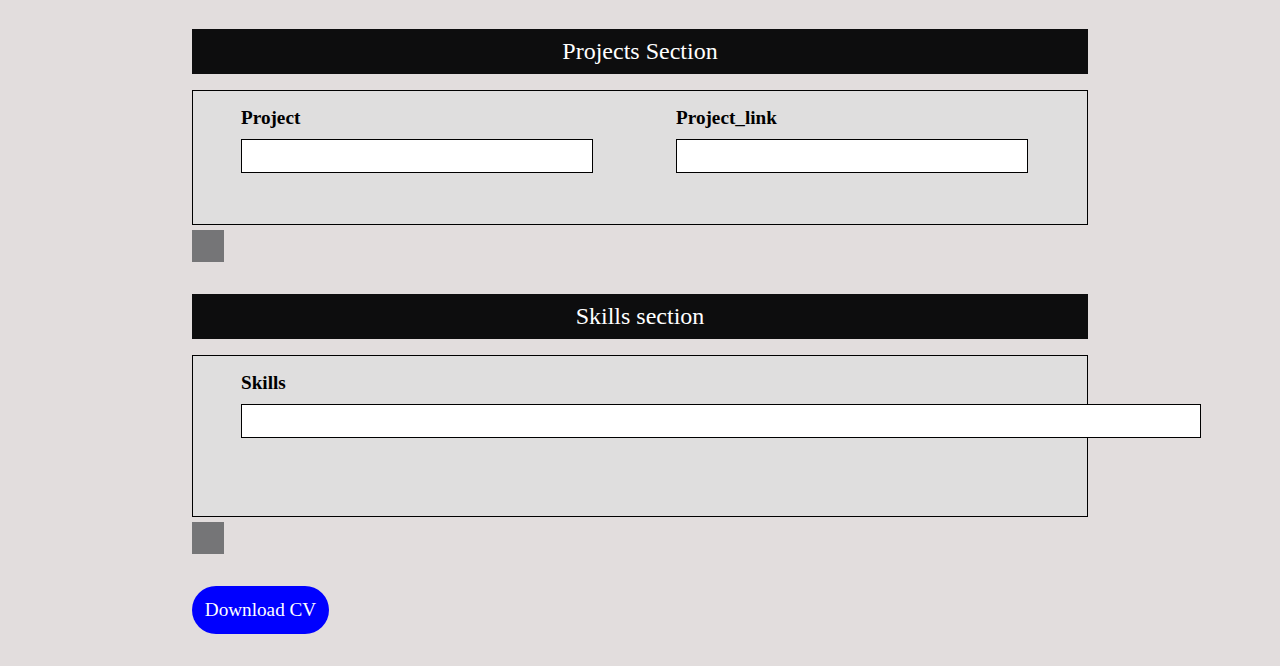
<file: PROJECT-5 RESUME BUILDER WEBSITE/resume.html>
<!DOCTYPE html>
<html lang="en">

<head>
    <meta charset="UTF-8">
    <meta name="viewport" content="width=device-width, initial-scale=1.0">
    <title>Resume Builder Page</title>
    <link rel="stylesheet" href="style.css">
    <link rel="shortcut icon" href="images/favicon.svg" type="image/x-icon">
    <link rel="stylesheet" href="https://cdnjs.cloudflare.com/ajax/libs/font-awesome/6.5.2/css/all.min.css"
        integrity="sha512-SnH5WK+bZxgPHs44uWIX+LLJAJ9/2PkPKZ5QiAj6Ta86w+fsb2TkcmfRyVX3pBnMFcV7oQPJkl9QevSCWr3W6A=="
        crossorigin="anonymous" referrerpolicy="no-referrer" />
    <script src="https://code.jquery.com/jquery-3.6.0.min.js"></script>
</head>

<body class="resume-body">

    <!-- HEADER AND NAVBAR  -->
    <nav>
        <div class="container">

            <div class="left">
                <i class="fa-solid fa-clipboard"></i>
                <p>Resume <span>Builder</span></p>
            </div>

            <div class="right">
                <i class="fa-solid fa-bars"></i>
            </div>

        </div>
    </nav>

    <!-- ABOUT SECTION -->
    <div class="about">

        <div class="about-line">
            <p>About section</p>
        </div>

        <div class="about-info">
            <div class="first-name">
                <p>First name</p>
                <input type="text" spellcheck="false">
            </div>

            <div class="middle-name">
                <p>Middle name</p>
                <input type="text" spellcheck="false">
            </div>

            <div class="last-name">
                <p>Last name</p>
                <input type="text" spellcheck="false">
            </div>

            <div class="person-image">
                <p>Your image</p>
                <input type="file" spellcheck="false">
            </div>

            <div class="designation">
                <p>Designation</p>
                <input type="text" placeholder="eg. Senior accountant" spellcheck="false">
            </div>

            <div class="address">
                <p>Address</p>
                <input type="text" placeholder="eg. Nikol odhav" spellcheck="false">
            </div>

            <div class="email">
                <p>Email</p>
                <input type="email" placeholder="eg. rishika@gmail.com" spellcheck="false">
            </div>

            <div class="number">
                <p>Phone number</p>
                <input type="tel" placeholder="eg. 8200427330" spellcheck="false">
            </div>

            <div class="summary">
                <p>Summary</p>
                <input type="text" spellcheck="false">
            </div>
        </div>
    </div>

    <!-- ACHIEVEMENTS SECTION-->
    <div class="achievements">
        <div class="achievement-line">
            <p>Achievements section</p>
        </div>

        <div class="achievements-info">
            <div class="title">
                <p>Title</p>
                <input type="text">
            </div>

            <div class="description">
                <p>Description</p>
                <input type="text">
            </div>
        </div>
    </div>

    <div class="plus">
        <i class="fa-solid fa-plus" id="addAchievementBtn"></i>
    </div>

    <!-- EXPERIENCE SECTION -->
    <div class="experience">

        <div class="experience-line">
            <p>Experience section</p>
        </div>

        <div class="experience-info">
            <div class="title">
                <p>Title</p>
                <input type="text" spellcheck="false">
            </div>

            <div class="company">
                <p>Company/Organisation</p>
                <input type="text" spellcheck="false">
            </div>

            <div class="location">
                <p>Location</p>
                <input type="text" spellcheck="false">
            </div>

            <div class="start-date">
                <p>Start Date</p>
                <input type="date" spellcheck="false">
            </div>

            <div class="end-date">
                <p>End Date</p>
                <input type="date" spellcheck="false">
            </div>

            <div class="description">
                <p>Description</p>
                <input type="text" spellcheck="false">
            </div>
        </div>
    </div>

    <div class="plus">
        <i class="fa-solid fa-plus" id="addExperienceBtn"></i>
    </div>

    <!-- EDUCATION SECTION -->
    <div class="education">

        <div class="education-line">
            <p>Education section</p>
        </div>

        <div class="education-info">
            <div class="school">
                <p>School</p>
                <input type="text" spellcheck="false">
            </div>

            <div class="degree">
                <p>Degree</p>
                <input type="text" spellcheck="false">
            </div>

            <div class="city">
                <p>City</p>
                <input type="text" spellcheck="false">
            </div>

            <div class="start-date">
                <p>Start Date</p>
                <input type="date" spellcheck="false">
            </div>

            <div class="end-date">
                <p>End Date</p>
                <input type="date" spellcheck="false">
            </div>

            <div class="description">
                <p>Description</p>
                <input type="text" spellcheck="false">
            </div>
        </div>
    </div>

    <div class="plus">
        <i class="fa-solid fa-plus" id="addEducationBtn"></i>
    </div>

    <!-- PROJECT ACHIEVEMENTS -->
    <div class="projects">
        <div class="project-line">
            <p>Projects Section</p>
        </div>

        <div class="projects-info">
            <div class="title">
                <p>Project</p>
                <input type="text">
            </div>

            <div class="description">
                <p>Project_link</p>
                <input type="text">
            </div>
        </div>
    </div>

    <div class="plus">
        <i class="fa-solid fa-plus" id="#addProjectBtn"></i>
    </div>

    <!-- SKILLS SECTION  -->
    <div class="skills">
        <div class="skills-line">
            <p>Skills section</p>
        </div>

        <div class="skills-info">
            <div class="skill">
                <p>Skills</p>
                <input type="text" spellcheck="false">
            </div>
        </div>
    </div>

    <div class="plus">
        <i class="fa-solid fa-plus" id="#addProjectBtn"></i>
    </div>

    <button class="btn">Download CV</button>

    <script src="script.js"></script>
</body>

</html>
</file>
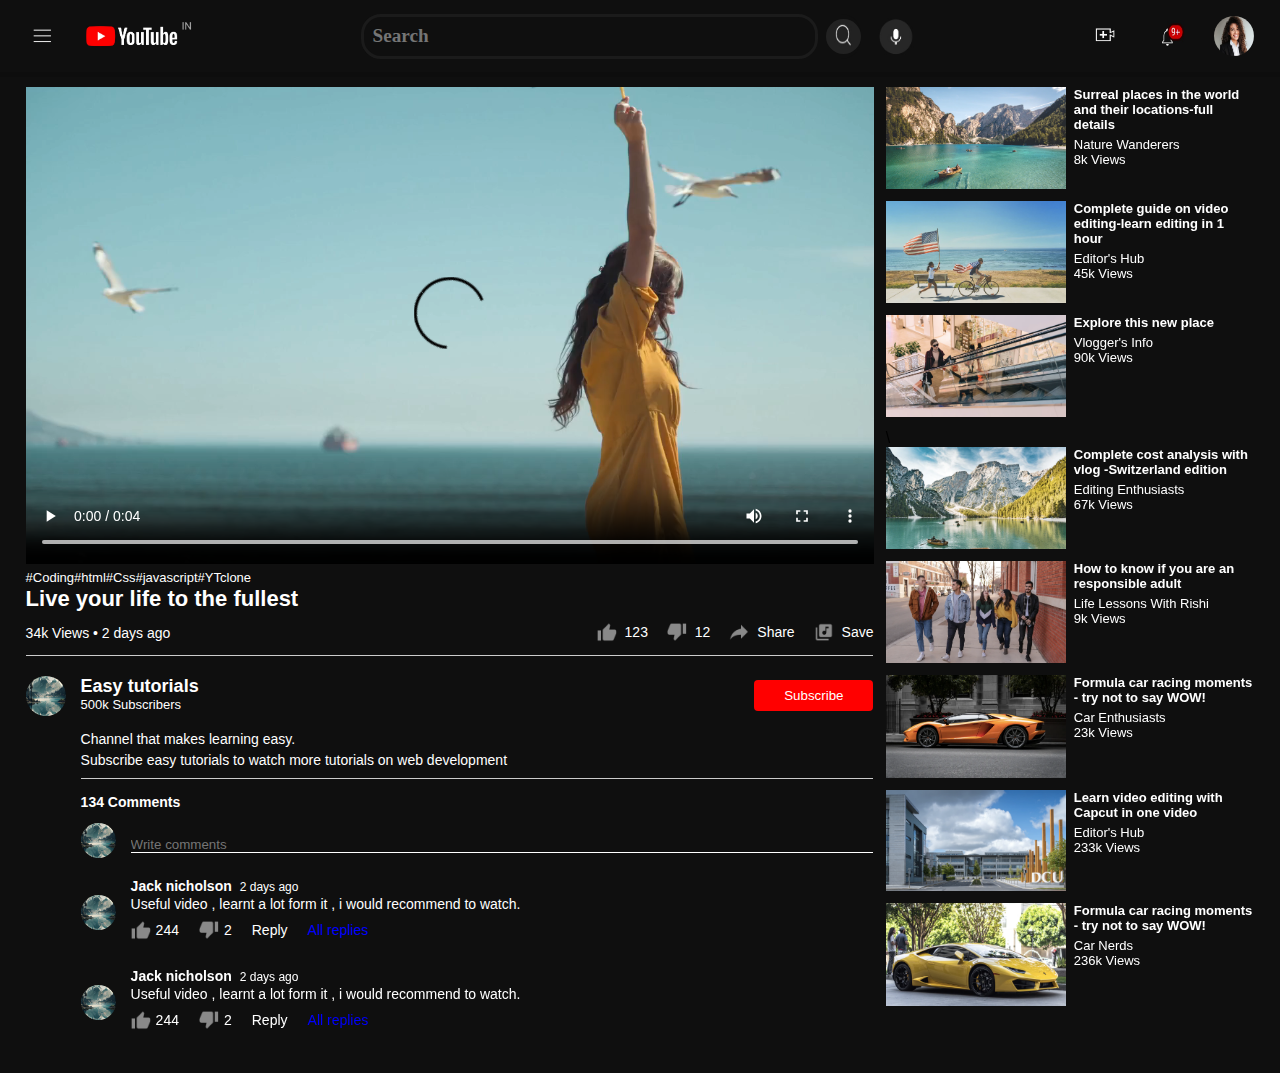
<file: YOUTUBE CLONE REDESIGN/firstVideo.html>
<!DOCTYPE html>
<html lang="en">

<head>
    <meta charset="UTF-8">
    <meta name="viewport" content="width=device-width, initial-scale=1.0">
    <title>Play Video</title>
    <link rel="stylesheet" href="style.css">
    <link rel="shortcut icon" href="images/faviconImage.jpg" type="image/x-icon">
</head>

<body>
    <header>
        <nav class="flex-div">
            <div class="left-nav flex-div">
                <img src="images/menu.jpeg" class="menu" alt="menu image">
                <img src="images/logo.jpeg" class="logo" alt="logo image">
            </div>
            <div class="middle-nav flex-div">
                <div class="search-bar flex-div">
                    <input type="text" placeholder="Search">
                    <img src="images/search.jpeg" class="search" alt="search image">
                </div>
                <img src="images/mic.jpeg" class="mic" alt="mic image">
            </div>
            <div class="right-nav flex-div">
                <img src="images/goLive.jpeg" class="goLive" alt="goLive image">
                <img src="images/notifications.jpeg" class="notifications" alt="notification image">
                <img src="images/user.jpeg" class="user" alt="user image">
            </div>
        </nav>
    </header>

    <div class="container play-container">
        <div class="row">
            <div class="play-video">
                <video controls autoplay src="images/video.mp4"></video>

                <div class="tags">
                    <a href="">#Coding</a><a href="">#html</a><a href="">#Css</a><a href="">#javascript</a><a
                        href="">#YTclone</a>
                </div>
                <h3>Live your life to the fullest</h3>

                <div class="play-video-info">
                    <p>34k Views &bull; 2 days ago</p>
                    <div>
                        <a href=""><img src="images/like.png" alt="">123</a>
                        <a href=""><img src="images/dislike.png" alt="">12</a>
                        <a href=""><img src="images/share.png" alt="">Share</a>
                        <a href=""><img src="images/save.png" alt="">Save</a>
                    </div>
                </div>

                <hr>
                <div class="publisher">
                    <img src="images/nature.jpeg" alt="">
                    <div>
                        <p>Easy tutorials</p>
                        <span>500k Subscribers</span>
                    </div>
                    <button type="button">Subscribe</button>
                </div>

                <div class="video-description">
                    <p>Channel that makes learning easy.</p>
                    <p>Subscribe easy tutorials to watch more tutorials on web development</p>
                    <hr>
                    <h4>134 Comments</h4>

                    <div class="add-comment">
                        <img src="images/nature.jpeg" class="img-edit" alt="">
                        <input type="text" placeholder="Write comments">
                    </div>

                    <div class="old-comment">
                        <img src="images/nature.jpeg" class="img-edit" alt="">
                        <div>
                            <h3>Jack nicholson<span>2 days ago</span></h3>
                            <p>Useful video , learnt a lot form it , i would recommend to watch.</p>
                            <div class="comment-action">
                                <img src="images/like.png" alt="">
                                <span>244</span>
                                <img src="images/dislike.png" alt="">
                                <span>2</span>
                                <span>Reply</span>
                                <a href="">All replies</a>
                            </div>
                        </div>
                    </div>

                    <div class="old-comment">
                        <img src="images/nature.jpeg" class="img-edit" alt="">
                        <div>
                            <h3>Jack nicholson<span>2 days ago</span></h3>
                            <p>Useful video , learnt a lot form it , i would recommend to watch.</p>
                            <div class="comment-action">
                                <img src="images/like.png" alt="">
                                <span>244</span>
                                <img src="images/dislike.png" alt="">
                                <span>2</span>
                                <span>Reply</span>
                                <a href="">All replies</a>
                            </div>
                        </div>
                    </div>


                </div>
            </div>
            <div class="right-sidebar">

                <div class="side-video-list">
                    <a href="" class="small-thumbnail"><img src="images/thumbnail1.png" alt="thumbnail"></a>
                    <div class="vid-info">
                        <a href="">Surreal places in the world and their locations-full details</a>
                        <p>Nature Wanderers</p>
                        <p>8k Views</p>
                    </div>
                </div>
                <div class="side-video-list">
                    <a href="" class="small-thumbnail"><img src="images/thumbnail2.png" alt="thumbnail"></a>
                    <div class="vid-info">
                        <a href="">Complete guide on video editing-learn editing in 1 hour</a>
                        <p>Editor's Hub</p>
                        <p>45k Views</p>
                    </div>
                </div>

                <div class="side-video-list">
                    <a href="" class="small-thumbnail"><img src="images/thumbnail3.png" alt="thumbnail"></a>
                    <div class="vid-info">
                        <a href="">Explore this new place</a>
                        <p>Vlogger's Info</p>
                        <p>90k Views</p>
                    </div>
                </div>\

                <div class="side-video-list">
                    <a href="" class="small-thumbnail"><img src="images/thumbnail4.png" alt="thumbnail"></a>
                    <div class="vid-info">
                        <a href="">Complete cost analysis with vlog -Switzerland edition</a>
                        <p>Editing Enthusiasts</p>
                        <p>67k Views</p>
                    </div>
                </div>

                <div class="side-video-list">
                    <a href="" class="small-thumbnail"><img src="images/thumbnail5.png" alt="thumbnail"></a>
                    <div class="vid-info">
                        <a href="">How to know if you are an responsible adult</a>
                        <p>Life Lessons With Rishi</p>
                        <p>9k Views</p>
                    </div>
                </div>

                <div class="side-video-list">
                    <a href="" class="small-thumbnail"><img src="images/thumbnail6.png" alt="thumbnail"></a>
                    <div class="vid-info">
                        <a href="">Formula car racing moments - try not to say WOW!</a>
                        <p>Car Enthusiasts</p>
                        <p>23k Views</p>
                    </div>
                </div>
                <div class="side-video-list">
                    <a href="" class="small-thumbnail"><img src="images/thumbnail7.png" alt="thumbnail"></a>
                    <div class="vid-info">
                        <a href="">Learn video editing with Capcut in one video</a>
                        <p>Editor's Hub</p>
                        <p>233k Views</p>
                    </div>
                </div>
                <div class="side-video-list">
                    <a href="" class="small-thumbnail"><img src="images/thumbnail8.png" alt="thumbnail"></a>
                    <div class="vid-info">
                        <a href="">Formula car racing moments - try not to say WOW!</a>
                        <p>Car Nerds</p>
                        <p>236k Views</p>
                    </div>
                </div>
            </div>
        </div>
    </div>


    <script src="script.js"></script>
</body>

</html>
</file>
<file: PROJECT-1 CODE EDITOR(LIVE)/style.css>
* {
    margin: 0;
    padding: 0;
    /* font-family: 'Franklin Gothic Medium', 'Arial Narrow', Arial, sans-serif; */
    box-sizing: border-box;
    /*this includes the external cpbm in the specified height and width*/
}

body {
    background: #283618;
    color: #fefae0;
}

.container {
    /* border:2px solid black; */
    width: 100%;
    height: 100vh;
    padding: 10px;
    display: flex;
}

.left,
.right {
    flex-basis: 50%;
    padding: 10px;
}

textarea {
    width: 100%;
    height: 28vh;
    background-color: #606c38;
    color: #fefae0;
    padding: 20px;
    border: 0;
    outline: 0;
    font-size: 18px;
    text-decoration: none;

}

iframe {
    width: 100%;
    height: 96%;
    border: 0;
    outline: 0;
    background-color: #606c38;
    color: #fefae0;

}

label i {
    margin-left: 15px;
    /* font-size: larger; */
    margin-right: 15px;
    cursor: pointer;
}

label {
    display: flex;
    justify-content: center;
    align-items: center;
    height: 21px;
    background-color: #df8123;
}
</file>
<file: PROJECT-2 YOUTUBE CLONE(UI)/style.css>
* {
    margin: 0;
    padding: 0;
    font-family: 'Gill Sans', 'Gill Sans MT', Calibri, 'Trebuchet MS', sans-serif;
    box-sizing: border-box;
}

a {
    text-decoration: none;
    color: #5a5a5a;
}

img {
    cursor: pointer;
}

/* NAVBAR STYLING */

.flex-div {
    display: flex;
    align-items: center;
}

nav {
    padding: 10px 2%;
    justify-content: space-between;
    box-shadow: 0 0 10px 0 rgba(0, 0, 0, 0.2);
    background: #fff;
    position: sticky;
    top: 0;
    z-index: 10;
}

.nav-right img {
    width: 25px;
    margin-right: 25px;
}

.nav-right .user-icon {
    width: 35px;
    margin-right: 0;
    border-radius: 50%;
}

.nav-left .menu-icon {
    width: 22px;
    margin-right: 25px
}

.nav-left .menu-icon:hover {
    width: 25px;
}

.nav-left .logo {
    width: 130px;
}

.nav-middle .mic-icon {
    width: 16px;
}

.nav-middle .search-box {
    border: 1px solid #ccc;
    margin-right: 15px;
    padding: 8px 12px;
    border-radius: 25px;
}

.nav-middle .search-box input {
    width: 400px;
    border: 0;
    outline: 0;
    background: transparent;
}

.nav-middle .search-box img {
    width: 15px;
}

/* SIDEBAR STYLING */

.side-bar {
    background: #fff;
    width: 15%;
    height: 100vh;
    position: fixed;
    top: 0;
    padding-left: 2%;
    padding-top: 80px;
}

.shortcut-links a img {
    width: 20px;
    margin-right: 20px;
}

.shortcut-links a {
    display: flex;
    align-items: center;
    margin-bottom: 20px;
    width: fit-content;
    flex-wrap: wrap;
}

.shortcut-links a:first-child {
    color: red;
}

.side-bar hr {
    border: 0;
    height: 1px;
    background: #ccc;
    width: 85%;
    /* margin-bottom: 20px;; */
}

.subscribed-list h1 {
    font-size: 13px;
    margin: 20px 0;
    color: #5a5a5a;
}

.subscribed-list a {
    display: flex;
    align-items: center;
    margin-bottom: 20px;
    width: fit-content;
    flex-wrap: wrap;
    margin-top: 20px;
}

.subscribed-list a img {
    width: 20px;
    border-radius: 50%;
    margin-right: 20px;
}

/* TOGGLE SIDEBAR */
.small-sidebar {
    width: 5%;
}

.small-sidebar p {
    display: none;
}

.small-sidebar h3 {
    display: none;
}

.small-sidebar hr {
    width: 50%;
    margin-bottom: 25px;
}


/* MAIN STYLING */

.container {
    background: #fff;
    padding-left: 17%;
    padding-right: 2%;
    padding-top: 20px;
    padding-bottom: 20px;
}

.large-container {
    padding-left: 7%;
}

.banner {
    width: 100%;
}

.banner img {
    width: 100%;
    border-radius: 8px;
}

.list-container {
    display: grid;
    grid-template-columns: repeat(auto-fit, minmax(250px, 1fr));
    grid-column-gap: 16px;
    grid-row-gap: 30px;
    margin-top: 15px;
}

.vid-list .thumbnail {
    width: 100%;
    border-radius: 5px;
}

.vid-list .flex-div {
    align-items: flex-start;
    margin-top: 7px;
}

.vid-list .flex-div img {
    width: 35px;
    margin-right: 10px;
    border-radius: 50%;
}

.vid-info {
    color: #5a5a5a;
    font-size: 13px;
}

.vid-info a {
    color: #000;
    font-weight: 600;
    display: block;
    margin-bottom: 5px;
}


@media (max-width:900px) {
    .menu-icon {
        display: none;
    }

    .sidebar {
        display: none;
    }

    .container,
    .large-container {
        padding-left: 5%;
        padding-right: 5%;
    }

    .nav-right img {
        display: none;
    }

    .nav-right .user-icon {
        display: none;
        width: 30px;
    }

    .nav-middle .search-box input {
        width: 100px;
    }

    .nav-middle .mic-icon {
        display: none;
    }

    .logo {
        width: 90px;
    }
}

.play-container {
    padding-left: 2%;
}

.row {
    display: flex;
    justify-content: space-between;
    flex-wrap: wrap;
}

.play-video {
    flex-basis: 69%;
}

.right-sidebar {
    flex-basis: 30%;
}

.play-video video {
    width: 100%;
}

.side-video-list {
    display: flex;
    justify-content: space-between;
    margin-bottom: 8px;
}

.side-video-list img {
    width: 100%;
}

.side-video-list .small-thumbnail {
    flex-basis: 49%;
}

.side-video-list .vid-info {
    flex-basis: 49%;
}

.play-video .tags {
    color: #0000ff;
    font-size: 13px;
}

.play-video h3 {
    font-weight: 600;
    font-size: 22px;
}

.play-video .play-video-info {
    display: flex;
    align-items: center;
    justify-content: space-between;
    flex-wrap: wrap;
    margin-top: 10px;
    font-size: 14px;
    color: #5a5a5a;
}

.play-video .play-video-info a img {
    width: 20px;
    margin-right: 8px;
}

.play-video .play-video-info a {
    display: inline-flex;
    align-items: center;
    margin-left: 15px;
}

.play-video hr {
    border: 0;
    height: 1px;
    background: #ccc;
    margin: 10px 0px;
}

.publisher {
    display: flex;
    align-items: center;
    margin-top: 20px;
}

.publisher div {
    flex: 1;
    line-height: 18px;
}

.publisher img {
    width: 40px;
    border-radius: 50%;
    margin-right: 15px;
}

.publisher div p {
    color: #000;
    font-weight: 600;
    font-size: 18px;
}

.publisher div span {
    font-size: 13px;
    color: #5a5a5a;
}

.publisher button {
    background-color: red;
    color: white;
    padding: 8px 30px;
    border: 0;
    outline: 0;
    border-radius: 4px;
    cursor: pointer;
}

.video-description {
    padding-left: 55px;
    margin: 15px 0;
}

.video-description p {
    font-size: 14px;
    margin-bottom: 5px;
    color: #5a5a5a;
}

.video-description h4 {
    font-size: 14px;
    color: #5a5a5a;
    margin-top: 15px;
}

.add-comment {
    display: flex;
    align-items: center;
    margin: 13px 0;
}

.add-comment img {
    width: 35px;
    border-radius: 50%;
    margin-right: 15px
}

.add-comment input {
    border: 0;
    outline: 0;
    border-bottom: 1px solid #ccc;
    width: 100%;
    padding-top: 10px;
    background: transparent;
}

.old-comment {
    display: flex;
    align-items: center;
    margin: 20px 0;
}

.old-comment img {
    width: 35px;
    border-radius: 50%;
    margin-right: 15px;
}

.old-comment h3 {
    font-size: 14px;
    margin-bottom: 2px;
}

.old-comment h3 span {
    font-size: 12px;
    color: #5a5a5a;
    font-weight: 500;
    margin-left: 8px;
}

.old-comment .comment-action {
    display: flex;
    align-items: center;
    margin: 8px 0;
    font-size: 14px;
}

.old-comment .comment-action img {
    border-radius: 0;
    width: 20px;
    margin-right: 5px;
}

.old-comment .comment-action span {
    margin-right: 20px;
    color: #5a5a5a;
}

.old-comment .comment-action a {
    color: #0000ff;

}

@media (max-width:900px) {
    .play-video {
        flex-basis: 100%;
    }

    .right-sidebar {
        flex-basis: 100%;
    }

    .play-container {
        padding-left: 5%;
    }

    .video-description {
        padding-left: 0;
    }

    .play-video .play-video-info a {
        margin-left: 0;
        margin-right: 15px;
        margin-top: 15px;
    }
}
</file>
<file: PROJECT-4 SOCIAL MEDIA WEBSITE/style.css>
*,
*::before,
*::after {
    margin: 0;
    padding: 0;
    outline: 0;
    box-sizing: border-box;
    text-decoration: none;
    list-style: none;
    border: none;
}

:root {

    --primary-color-hue: 252;

    --dark-color-lightness: 17%;
    --light-color-lightness: 95%;
    --white-color-lightness: 100%;

    --color-dark--: hsl(252, 30%, var(--dark-color-lightness));
    --color-light--: hsl(252, 30%, var(--light-color-lightness));
    --color-gray--: hsl(252, 15%, 65%);
    --color-primary--: hsl(var(--primary-color-hue), 75%, 60%);
    --color-secondary--: hsl(252, 100%, 90%);
    --color-success--: hsl(120, 95%, 65%);
    --color-danger--: hsl(0, 95%, 65%);
    --color-white--: hsl(252, 30%, var(--white-color-lightness));
    --color-black--: hsl(252, 30%, 10%);


    --border-radius--: 2rem;
    --card-border-radius--: 1rem;
    --btn-padding--: 0.6rem 2rem;
    --search-padding--: 0.6rem 1rem;
    --card-padding--: 1rem;

    --sticky-top-left--: 5.4rem;
    --sticky-top-right--: -18rem;
}

body {
    font-family: Georgia, 'Times New Roman', Times, serif;
    color: var(--color-dark--);
    background: var(--color-light--);
    overflow-x: hidden;
}

/* GENERAL STYLING */

.container {
    width: 80%;
    margin: 0 auto;
}

.profile-photo {
    width: 2.7rem;
    aspect-ratio: 1/1;
    border-radius: 50%;
    overflow: hidden;
}

img {
    display: block;
    width: 100%;
}

.btn {
    display: inline-block;
    padding: var(--btn-padding--);
    border-radius: var(--border-radius--);
    cursor: pointer;
    transition: all 300ms ease;
    font-size: 0.9rem;
}

.btn:hover {
    opacity: 0.8;
}

.btn-primary {
    background: var(--color-primary--);
    color: white;
}

.text-bold {
    font-weight: 500;
}

.text-muted {
    color: var(--color-gray--);
}

/* NAVBAR STYLING */

nav {
    width: 100%;
    background: var(--color-white--);
    padding: 0.7rem 0;
    position: fixed;
    top: 0;
    z-index: 10;
}

nav .container {
    display: flex;
    align-items: center;
    justify-content: space-between;
}

.search-bar {
    background: var(--color-light--);
    border-radius: var(--border-radius--);
    padding: var(--search-padding--);
}

.search-bar input {
    background: transparent;
    width: 30vw;
    margin-left: 1rem;
    font-size: 0.9rem;
    color: var(--color-dark--);
}

nav .search-bar input::placeholder {
    color: var(--color-gray--);
}

nav .create {
    display: flex;
    align-items: center;
    gap: 2rem;
}


/* MAIN STYLING */

main {
    position: relative;
    top: 5.4rem;
}

main .container {
    display: grid;
    grid-template-columns: 18vw auto 20vw;
    column-gap: 2rem;
    position: relative;
}

main .container .left {
    height: max-content;
    top: var(--sticky-top-left--);
    position: sticky;
}

main .container .left .profile {
    padding: var(--card-padding--);
    background: var(--color-white--);
    border-radius: var(--card-border-radius--);
    display: flex;
    align-items: center;
    column-gap: 1rem;
    width: 100%;
}

/* SIDEBAR STYLING */

.left .sidebar {
    margin: 1rem;
    background: var(--color-white--);
    border-radius: var(--card-border-radius--);
}

.left .sidebar .menu-item {
    display: flex;
    align-items: center;
    cursor: pointer;
    height: 4rem;
    transition: all 300ms ease;
    position: relative;
}

.left .sidebar .menu-item:hover {
    background: var(--color-light--);
}

.left .sidebar i {
    font-size: 1.4rem;
    color: var(--color-gray--);
    margin-left: 2rem;
    position: relative;
}

.left .sidebar i .notification-count {
    background: var(--color-danger--);
    color: white;
    font-size: 0.7rem;
    width: fit-content;
    padding: 0.1rem 0.4rem;
    position: absolute;
    top: -0.2rem;
    right: -0.3rem;
    border-radius: 0.8rem;
}

.left .sidebar h3 {
    margin-left: 1.5rem;
    font-size: 1rem;
}

.left .sidebar .active {
    background: var(--color-light--);
}

.left .sidebar .active i,
.left .sidebar .active h3 {
    color: var(--color-primary--);
}

.left .sidebar .active::before {
    content: "";
    display: block;
    width: 0.5rem;
    height: 100%;
    position: absolute;
    background: var(--color-primary--);
}

.left .sidebar .menu-item:first-child.active {
    border-top-left-radius: var(--card-border-radius--);
    overflow: hidden;
}

.left .sidebar .menu-item:last-child.active {
    border-bottom-left-radius: var(--card-border-radius--);
    overflow: hidden;
}

.left btn {
    margin-top: 1rem;
    width: 100%;
    text-align: center;
    padding: 1rem 0;
}

/* NOTIFICATIONS POP-UP */

.left .notifications-popup {
    position: absolute;
    top: 0;
    left: 110%;
    width: 30rem;
    background: var(--color-white--);
    border-radius: var(--card-border-radius--);
    padding: var(--card-padding--);
    box-shadow: 0 0 2rem hsl(var(--color-primary--), 75%, 60% 25%);
    z-index: 8;
    display: none;
}

.left .notifications-popup::before {
    content: "";
    width: 1.2rem;
    height: 1.2rem;
    display: block;
    background: var(--color-white--);
    position: absolute;
    left: -0.6rem;
    transform: rotate(45deg);
}

.left .notifications-popup>div {
    display: flex;
    align-items: start;
    gap: 1rem;
    margin-bottom: 1rem;
}

.left .notifications-popup small {
    display: block;
}


/* MIDDLE STYLING */

.middle .stories {
    display: flex;
    justify-content: space-between;
    height: 12rem;
    gap: 0.5rem;
}

.middle .stories .story {
    padding: var(--card-padding--);
    border-radius: var(--card-border-radius--);
    display: flex;
    flex-direction: column;
    justify-content: space-between;
    align-items: center;
    color: white;
    font-size: 0.75rem;
    width: 100%;
    position: relative;
    overflow: hidden;
}

.middle .stories .story::before {
    content: "";
    display: block;
    width: 100%;
    height: 5rem;
    background: linear-gradient(transparent, rgba(0, 0, 0, 0.75));
    position: absolute;
    bottom: 0;
}

.middle .stories .story .name {
    z-index: 2;
}


.middle .stories .story:nth-child(1) {
    background: url("images/story-1.jpg") no-repeat center center/cover;
}

.middle .stories .story:nth-child(2) {
    background: url("images/story-2.jpg") no-repeat center center/cover;
}

.middle .stories .story:nth-child(3) {
    background: url("images/story-3.jpg") no-repeat center center/cover;
}

.middle .stories .story:nth-child(4) {
    background: url("images/story-4.jpg") no-repeat center center/cover;
}

.middle .stories .story:nth-child(5) {
    background: url("images/story-5.jpg") no-repeat center center/cover;
}

.middle .stories .story:nth-child(6) {
    background: url("images/story-6.jpg") no-repeat center center/cover;
}


.middle .story .profile-photo {
    width: 2rem;
    height: 2rem;
    align-self: start;
    border: 3px solid var(--color-primary--);
}

/* CREATE POST */

.middle .create-post {
    width: 100%;
    display: flex;
    align-items: center;
    justify-content: space-between;
    margin-top: 1rem;
    background: var(--color-white--);
    padding: 0.4rem var(--card-padding--);
    border-radius: var(--border-radius--);
}

.middle .create-post input[type="text"] {
    justify-self: start;
    width: 100%;
    padding-left: 1rem;
    background: transparent;
    color: var(--color-dark--);
    margin-right: 1rem;
}

/* FEED STYLING */

.middle .feeds .feed {
    background: var(--color-white--);
    border-radius: var(--card-border-radius--);
    padding: var(--card-padding--);
    margin: 1rem 0;
    font-size: 0.85rem;
    line-height: 1.5;
}

.middle .feed .head {
    display: flex;
    gap: 1rem;
}

.middle .feed .photo {
    display: flex;
    align-items: center;
    justify-content: space-between;
    font-size: 1.4rem;
    margin: 0.6rem;
}

.middle .liked-by {
    display: flex;
}

.middle .liked-by span {
    width: 1.4rem;
    height: 1.4rem;
    display: block;
    border-radius: 50%;
    overflow: hidden;
    border: 2px solid var(--color-white--);
    margin-left: -0.6rem;
}

.middle .liked-by span:first-child {
    margin: 0;
}

.middle .liked-by p {
    margin-left: 0.5rem;
}

/* RIGHT STLYING */

main .container .right {
    height: max-content;
    position: sticky;
    top: var(--sticky-top-right--);
    bottom: 0;
}

.right .messages {
    background: var(--color-white--);
    border-radius: var(--card-border-radius--);
    padding: var(--card-padding--);
}

.right .messages .heading {
    display: flex;
    align-items: center;
    justify-content: space-between;
    margin-bottom: 1rem;
}

.right .messages i {
    font-size: 1.4rem;
}

.right .messages .search-bar {
    display: flex;
    margin-bottom: 1rem;
}

.right .messages .category {
    display: flex;
    justify-content: space-between;
    margin-bottom: 1rem;
}

.right .messages .category h6 {
    width: 100%;
    text-align: center;
    border-bottom: 4px solid var(--color-light--);
    padding-bottom: 0.5rem;
    font-size: 0.85rem;
}

.right .messages .category .active {
    border-color: var(--color-dark--);
}

.right .messages .message {
    display: flex;
    gap: 1rem;
    margin-bottom: 1rem;
    align-items: start;
}

.right .messages .message:last-child {
    margin: 0;
}

.right .messages .message p {
    font-size: 0.8rem;
}

.right .messages .message .profile-photo .active {
    width: 0.8rem;
    height: 0.8rem;
    border-radius: 50%;
    border: 3px solid var(--color-white--);
    background: var(--color-success--);
    position: absolute;
    bottom: 0;
    right: 0;
}

.right .message .profile-photo {
    position: relative;
    overflow: visible;
}

.right .messages .message-requests {
    color: var(--color-primary--)
}

/* FRIEND REQUESTS */
.right .friend-requests {
    margin-top: 1rem;
}

.right .friend-requests h4 {
    color: var(--color-gray--);
    margin: 1rem 0;
}

.right .request {
    background: var(--color-white--);
    padding: var(--card-padding--);
    border-radius: var(--card-border-radius--);
    margin-bottom: 0.7rem;
}

.right .request .info {
    display: flex;
    gap: 1rem;
    margin-bottom: 1rem;
}

.right .request .action {
    display: flex;
    gap: 1rem;
}

/* THEME CUSTOMIZATION */

.customize-theme {
    background: rgba(255, 255, 255, 0.5);
    width: 100vw;
    height: 100vh;
    position: fixed;
    top: 0;
    left: 0;
    z-index: 100;
    text-align: center;
    display: grid;
    place-items: center;
    font-size: 0.9rem;
    display: none;
}

.customize-theme .card {
    background: var(--color-white--);
    padding: 3rem;
    border-radius: var(--card-border-radius--);
    width: 50%;
    box-shadow: 0 0 1rem var(--color-primary--);
}

/* FONT SIZE */

.customize-theme .font-size {
    margin-top: 5rem;
}

.customize-theme .font-size>div {
    display: flex;
    justify-content: space-between;
    align-items: center;
    background: var(--color-light--);
    padding: var(--search-padding--);
    border-radius: var(--card-border-radius--);
}

.customize-theme .choose-size {
    background: var(--color-secondary--);
    height: 0.3rem;
    width: 100%;
    margin: 0 1rem;
    display: flex;
    align-items: center;
    justify-content: space-between;
}

.customize-theme .choose-size span {
    width: 1rem;
    height: 1rem;
    background: var(--color-secondary--);
    border-radius: 50%;
    cursor: pointer;
}

.customize-theme .choose-size span:active {
    background: var(--color-primary--);
}


/* COLOR */

.customize-theme .color {
    margin-top: 2rem;
}

.customize-theme .choose-color {
    background: var(--color-light--);
    padding: var(--search-padding--);
    border-radius: var(--card-border-radius--);
    display: flex;
    align-items: center;
    justify-content: space-between;
}

.customize-theme .choose-color span {
    width: 2.2rem;
    height: 2.2rem;
    border-radius: 50%;
}

.customize-theme .choose-color span:nth-child(1) {
    background: hsl(252, 75%, 60%);

}

.customize-theme .choose-color span:nth-child(2) {
    background: hsl(52, 75%, 60%);

}

.customize-theme .choose-color span:nth-child(3) {
    background: hsl(152, 75%, 60%);

}

.customize-theme .choose-color span:nth-child(4) {
    background: hsl(352, 75%, 60%);

}

.customize-theme .choose-color span:nth-child(5) {
    background: hsl(202, 75%, 60%);
}

.customize-theme .choose-color span.active {
    border: 5px solid white;
}

/* BACKGROUND */



.customize-theme .background {
    margin-top: 2rem;
}

.customize-theme .choose-bg {
    display: flex;
    align-items: center;
    justify-content: space-between;
    gap: 1.5rem;
}

.customize-theme .choose-bg>div {
    padding: var(--card-padding--);
    width: 100%;
    display: flex;
    align-items: center;
    font-weight: bold;
    font-size: 1rem;
    border-radius: 0.4rem;
    cursor: pointer;
}

.customize-theme .choose-bg>div.active {
    border: 2px solid var(--color-primary--);
}

.customize-theme .choose-bg .bg-1 {
    background: white;
    color: black;
}

.customize-theme .choose-bg .bg-2 {
    background: hsl(252, 30%, 17%);
    color: white;
}

.customize-theme .choose-bg .bg-3 {
    background: hsl(252, 30%, 10%);
    color: white;
}


/* MEDIA QUERIES */

@media screen and (max-width:1200px) {
    .container {
        width: 96%;
    }

    .main .container {
        grid-template-columns: 5rem auto 30vw;
        gap: 1rem;
    }

    .left {
        width: 5rem;
        z-index: 5;
    }

    main .container .left .profile {
        display: none;
    }

    .sidebar h3 {
        display: none;
    }

    .left .btn {
        display: none;
    }

    .customize-theme .card {
        width: 80vw;
    }
}

@media screen and (max-width:992px) {
    nav .search-bar {
        display: none;
    }

    .main .container {
        grid-template-columns: 0 auto 5rem;
    }

    .main .container .left {
        grid-column: 3/4;
        position: fixed;
        bottom: 0;
        right: 0;
    }

    /* NOTIFICATION POPUP */

    .left .notifications-popup {
        position: absolute;
        left: -20rem;
        width: 20rem;
    }

    .left .notifications-popup::before {
        display: absolute;
        top: 1.3rem;
        left: calc(20rem - 0.6rem);
        display: block;
    }

    .main .container .left .sidebar>div h3 {
        display: none;
    }

    .main .container .middle {
        grid-column: 1/3;
    }

    .main .container .right {
        display: none;
    }

}
</file>
<file: PROJECT-5 RESUME BUILDER WEBSITE/style.css>
* {
    margin: 0;
    padding: 0;
    box-sizing: border-box;
    font-family: Cambria, Cochin, Georgia, Times, 'Times New Roman', serif;
    outline: 0;
    border: 0;
    text-decoration: none;
    cursor: default;
}

body {
    background-color: beige;
}

/* NAVBAR STYLING */
nav {
    position: fixed;
    top: 0;
    width: 100%;
    background-color: #fff;
    box-shadow: 0 2px 4px rgba(0, 0, 0, 0.1);
    z-index: 1000;
}

nav .container {
    display: flex;
    align-items: center;
    justify-content: space-between;
    padding-left: 5%;
    padding-right: 5%;
    height: 10vh;
    background-color: white;
}

.container .left {
    display: flex;
    align-items: center;
    justify-content: center;
    gap: 1vw;
}

.container i {
    font-size: 1.8rem;
    cursor: pointer;
}

.container p {
    font-size: 1.8rem;
    font-weight: 600;
}

.container p span {
    color: blue;
}

/* MAIN STYLING */

main {
    margin-top: 3rem;
    text-align: center;
    padding-left: 20%;
    padding-right: 20%;
    padding-top: 3%;
}

main .content p {
    font-size: 1.3rem;
    color: black;
    font-weight: 400;
}

main .content h1 {
    font-family: 'Trebuchet MS', 'Lucida Sans Unicode', 'Lucida Grande', 'Lucida Sans', Arial, sans-serif;
    padding: 1rem;
}

main .content span {
    color: blue;
    font-weight: 600;
}

.create-resume-button {
    margin-top: 1rem;
    font-size: 1.2rem;
    padding: 1% 1%;
    background-color: blue;
    color: white;
    border-radius: 2rem;
    cursor: pointer;
    transition: .5s ease;
}

.create-resume-button:hover {
    background-color: beige;
    color: black;
}

.resume-images {
    margin-top: 2rem;
    width: 100%;
}

.resume-images img {
    width: 14rem;
    height: 20rem;
    margin: 0 2rem;
}

/* SECOND PAGE STYLING */

.second-page {
    width: 100%;
    display: flex;
    justify-content: space-between;
    align-items: center;
    margin-top: 3rem;
    background-color: #fff;
}

.second-page .second-content {
    text-align: center;
    padding: 0 2%;
}

.second-page .second-content p {
    font-size: 1.4rem;
}

.second-page .second-content h1 {
    color: blue;
    font-size: 2.3rem;
    margin-bottom: 1rem;
}

.buttons button {
    margin-top: 1rem;
    font-size: 1.2rem;
    padding: 1% 1%;
    background-color: blue;
    color: white;
    border-radius: 2rem;
    cursor: pointer;
    transition: .5s ease;
    margin-right: 1rem;
}

.buttons .effect:hover {
    color: black;
    background-color: white;
}

.second-img img {
    padding: 0 2%;
}

/* THIRD PAGE STYLING */
.third-page {
    display: flex;
    align-items: center;
    justify-content: space-between;
    width: 100%;
    background-color: rgb(228, 225, 225);
    padding: 0 5%;
    padding-top: 2rem;
}

.third-page .left {
    width: 25%;
    text-align: center;
}

.third-page .right {
    width: 25%;
    text-align: center;
}

.third-page .middle {
    width: 25%;
    text-align: center;
}

.third-page .left img {
    width: 5rem;
    height: 5rem;
    border-radius: 50%;
    cursor: pointer;
}

.third-page .right img {
    width: 5rem;
    height: 5rem;
    border-radius: 50%;
    cursor: pointer;
}

.third-page .middle img {
    width: 5rem;
    height: 5rem;
    border-radius: 50%;
    cursor: pointer;
}

.third-page .left h4 {
    font-size: 2rem;
    padding-bottom: 1rem;
}

.third-page .right h4 {
    font-size: 2rem;
    padding-bottom: 1rem;
}

.third-page .middle h4 {
    font-size: 2rem;
    padding-bottom: 1rem;
}

.third-page .left p {
    font-size: 1.2rem;
    padding-bottom: 1rem;
    color: black;
    font-weight: 400;
}

.third-page .right p {
    font-size: 1.2rem;
    padding-bottom: 1rem;
    color: black;
    font-weight: 400;
}

.third-page .middle p {
    font-size: 1.2rem;
    padding-bottom: 1rem;
    color: black;
    font-weight: 400;
}

/* FOOTER STYLING */
.footer {
    height: 10vh;
    text-align: center;
    display: flex;
    align-items: center;
    justify-content: center;
    width: 100%;
    background-color: rgb(92, 92, 92);
}

.footer p {
    color: white;
    font-size: 1.3rem;
}

/* ABOUT SECTION STYLING */

.about {
    margin-top: 7rem;
    margin-left: 15%;
    margin-right: 15%;
}

.about .about-line {
    width: 100%;
    background: rgb(13, 13, 14);
    height: 5vh;
    text-align: center;
    display: flex;
    align-items: center;
    justify-content: center;
}

.about .about-line p {
    color: white;
    font-size: 1.5rem;
}

.about-info {
    margin-top: 1rem;
    width: 100%;
    height: 40vh;
    border: 1px solid black;
    display: grid;
    grid-template-columns: repeat(3, 1fr);
    padding: 1rem 2rem;
    padding-left: 3rem;
    column-gap: 3.5rem;
    background-color: rgb(223, 222, 222);
}

.about-info p {
    font-size: 1.2rem;
    color: black;
    margin-bottom: 10px;
    font-weight: 700;
}

.about-info input {
    width: 15rem;
    height: 2.5rem;
    cursor: text;
    padding: 1rem;
    font-size: 1.3rem;
    border: 1px solid black;
}

.person-image input {
    background-color: white;
    font-size: 0.8rem;
    padding-bottom: 2px;
}


.resume-body {
    background-color: #e2dddd;
}

/* ACHIEVEMENTS SECTION STYLING */
.achievements {
    margin-top: 2rem;
    margin-left: 15%;
    margin-right: 15%;
}

.achievements .achievement-line {
    width: 100%;
    background: rgb(13, 13, 14);
    height: 5vh;
    text-align: center;
    display: flex;
    align-items: center;
    justify-content: center;
}

.achievements .achievement-line p {
    color: white;
    font-size: 1.5rem;
}

.achievements-info {
    margin-top: 1rem;
    width: 100%;
    height: 15vh;
    border: 1px solid black;
    display: grid;
    grid-template-columns: repeat(2, 1fr);
    padding: 1rem 2rem;
    padding-left: 3rem;
    column-gap: 3.5rem;
    background-color: rgb(223, 222, 222);
}

.achievements-info p {
    font-size: 1.2rem;
    color: black;
    margin-bottom: 10px;
    font-weight: 700;
}

.achievements-info input {
    width: 22rem;
    height: 2rem;
    cursor: text;
    padding: 1rem;
    font-size: 1.3rem;
    border: 1px solid black;
}

.plus {
    width: 2rem;
    height: 2rem;
    background-color: rgb(117, 117, 119);
    margin-top: 0.3rem;
    margin-left: 15%;
    display: flex;
    align-items: center;
    justify-content: center;
    cursor: pointer;
}

.plus i {
    font-size: 2rem;
    color: white;
    cursor: pointer;
}


/* EXPERIENCE SECTION STYLING */
.experience {
    margin-top: 2rem;
    margin-left: 15%;
    margin-right: 15%;
}

.experience .experience-line {
    width: 100%;
    background: rgb(13, 13, 14);
    height: 5vh;
    text-align: center;
    display: flex;
    align-items: center;
    justify-content: center;
}

.experience .experience-line p {
    color: white;
    font-size: 1.5rem;
}

.experience-info {
    margin-top: 1rem;
    width: 100%;
    height: 30vh;
    border: 1px solid black;
    display: grid;
    grid-template-columns: repeat(3, 1fr);
    padding: 1rem 2rem;
    padding-left: 3rem;
    column-gap: 3.5rem;
    background-color: rgb(223, 222, 222);
}

.experience-info p {
    font-size: 1.2rem;
    color: black;
    margin-bottom: 10px;
    font-weight: 700;
}

.experience-info input {
    width: 15rem;
    height: 2.5rem;
    cursor: text;
    padding: 1rem;
    font-size: 1.3rem;
    border: 1px solid black;
}


/* EDUCATION SECTION STYLING */

.education {
    margin-top: 2rem;
    margin-left: 15%;
    margin-right: 15%;
}

.education .education-line {
    width: 100%;
    background: rgb(13, 13, 14);
    height: 5vh;
    text-align: center;
    display: flex;
    align-items: center;
    justify-content: center;
}

.education .education-line p {
    color: white;
    font-size: 1.5rem;
}

.education-info {
    margin-top: 1rem;
    width: 100%;
    height: 30vh;
    border: 1px solid black;
    display: grid;
    grid-template-columns: repeat(3, 1fr);
    padding: 1rem 2rem;
    padding-left: 3rem;
    column-gap: 3.5rem;
    background-color: rgb(223, 222, 222);
}

.education-info p {
    font-size: 1.2rem;
    color: black;
    margin-bottom: 10px;
    font-weight: 700;
}

.education-info input {
    width: 15rem;
    height: 2.5rem;
    cursor: text;
    padding: 1rem;
    font-size: 1.3rem;
    border: 1px solid black;
}

/* PROJECT SECTION STYLING */
.projects {
    margin-top: 2rem;
    margin-left: 15%;
    margin-right: 15%;
}

.projects .project-line {
    width: 100%;
    background: rgb(13, 13, 14);
    height: 5vh;
    text-align: center;
    display: flex;
    align-items: center;
    justify-content: center;
}

.projects .project-line p {
    color: white;
    font-size: 1.5rem;
}

.projects-info {
    margin-top: 1rem;
    width: 100%;
    height: 15vh;
    border: 1px solid black;
    display: grid;
    grid-template-columns: repeat(2, 1fr);
    padding: 1rem 2rem;
    padding-left: 3rem;
    column-gap: 3.5rem;
    background-color: rgb(223, 222, 222);
}

.projects-info p {
    font-size: 1.2rem;
    color: black;
    margin-bottom: 10px;
    font-weight: 700;
}

.projects-info input {
    width: 22rem;
    height: 2rem;
    cursor: text;
    padding: 1rem;
    font-size: 1.3rem;
    border: 1px solid black;
}

/* SKILLS SECTION STYLING */
.skills {
    margin-top: 2rem;
    margin-left: 15%;
    margin-right: 15%;
}

.skills .skills-line {
    width: 100%;
    background: rgb(13, 13, 14);
    height: 5vh;
    text-align: center;
    display: flex;
    align-items: center;
    justify-content: center;
}

.skills .skills-line p {
    color: white;
    font-size: 1.5rem;
}

.skills-info {
    margin-top: 1rem;
    width: 100%;
    height: 18vh;
    border: 1px solid black;
    padding: 1rem 2rem;
    padding-left: 3rem;
    column-gap: 3.5rem;
    background-color: rgb(223, 222, 222);
}

.skills-info p {
    font-size: 1.2rem;
    color: black;
    margin-bottom: 10px;
    font-weight: 700;
}

.skills-info input {
    width: 60rem;
    height: 1.7rem;
    cursor: text;
    padding: 1rem;
    font-size: 1.3rem;
    border: 1px solid black;
}

.btn {
    margin-top: 1rem;
    font-size: 1.2rem;
    padding: 1% 1%;
    background-color: blue;
    color: white;
    border-radius: 2rem;
    cursor: pointer;
    transition: .5s ease;
    margin-right: 1rem;
    margin-left: 15%;
    margin-top: 2rem;
    margin-bottom: 2rem;
}

.btn:hover {
    color: black;
    background-color: #e2dddd;
}
</file>
<file: YOUTUBE CLONE REDESIGN/style.css>
* {
    margin: 0;
    padding: 0;
    font-family: "Open Sans", sans-serif;
    box-sizing: border-box;
    background-color: #0f0f0f;
}

img {
    cursor: pointer;
}

.flex-div {
    display: flex;
    align-items: center;
}

/* NAVBAR STYLING */
/* nav {
    padding: 10px 2%;
    background-color: #0f0f0f;
    justify-content: space-between;
    height: 8vh;
    box-shadow: 0 0 0 5px rgba(0, 0, 0, 0.1);
    position:sticky;
    top: 0;
    z-index: 10;
} */

nav {
    padding: 10px 2%;
    background-color: #0f0f0f;
    justify-content: space-between;
    height: 8vh;
    box-shadow: 0 0 0 5px rgba(0, 0, 0, 0.1);
    position: fixed;
    top: 0;
    width: 100%;
    z-index: 10;
}

.left-nav .menu {
    width: 32px;
    /* height:20px; */
    margin-right: 20px;
}

.left-nav .logo {
    width: 120px;
}

.right-nav .goLive {
    width: 43px;
    margin-right: 25px;
}


.right-nav .notifications {
    width: 38px;
    height: 33px;
    margin-right: 25px;
}

.right-nav .user {
    width: 40px;
    height: 40px;
    border-radius: 50%;
}

.middle-nav .search-bar {
    width: 500px;
    height: 5vh;
    /* border:2px solid blue; */
    border-radius: 20px;

}

.middle-nav .search-bar input {
    width: 500px;
    height: 5vh;
    border-radius: 20px;
    background: transparent;
    border: 0;
    outline: 0;
    padding: 2px 9px;
    border: 3px solid rgb(27, 27, 27);
    font-size: larger;
    color: white;
    font-family: Cambria, Cochin, Georgia, Times, 'Times New Roman', serif;
    font-weight: bolder;
}

.middle-nav .search-bar .search {
    width: 35px;
    height: 35px;
    margin-left: 8px;
    border-radius: 50%;
}

.mic {
    width: 52px;
    height: 43px;
    margin-left: 8px;
}

/* SIDEBAR STYLING */
a {
    text-decoration: none;
    cursor: pointer;
}

.side-bar {
    width: 15%;
    height: 100vh;
    position: fixed;
    top: 0;
    padding-top: 80px;
    padding-left: 20px;
    padding-right: 20px;
    background-color: #0f0f0f;
}

.side-bar .active-links a {
    font-size: 16px;
    color: white;
}

.side-bar .active-links {
    display: flex;
    align-items: center;
    flex-wrap: wrap;
    width: fit-content;
    /* margin-top:20px; */
    padding: 5px 5px;
}

.side-bar .active-links img {
    width: 35px;
    margin-right: 25px;
    /* height:30px; */
    margin-bottom: 4px;
}

.side-bar .active-links hr {
    width: 100%;
    color: rgb(244, 241, 241);
    margin-top: 5px;
    /* border:0; */
    height: 1px;
    outline: 0;
    /* border:0; */
}



.side-bar .active-links a {
    display: flex;
    align-items: center;
    margin-bottom: 12px;
}

.side-bar .active-links h3 {
    color: white;
    margin-top: 5px;
}

.side-bar .subscriptions {
    display: flex;
    flex-wrap: wrap;
    align-items: center;
}

.side-bar .subscriptions img {
    width: 30px;
    height: 30px;
    border-radius: 50%;
    margin-bottom: 10px;
    margin-right: 20px;
    margin-top: 10px;
}

.side-bar .subscriptions a {
    display: flex;
    color: white;
    align-items: center;
    width: fit-content;
}

.side-bar .active-links .home p {
    color: red;
}

/* CHANGING SIDE BAR */

.change-sideBar {
    width: 5%;
}


.change-sideBar p {
    display: none;
}

.change-sideBar h3 {
    display: none;
}

.change-sideBar hr {
    display: none;
}

.change-sideBar .subscriptions img {
    display: none;
}

/* BANNER STYLING */

.container {
    /* width:100%; */
    /* height:5vh; */
    padding-right: 2%;
    padding-left: 17%;
    padding-top: 15px;
    padding-bottom: 15px;
    margin-top: 8vh;
}

.large-container {
    padding-left: 7%;
}

.banner {
    width: 100%;
}

.container .banner img {
    width: 100%;
    height: 250px;
    /* border-radius: 15%; */
}


/* .topics {
    display: flex;
    justify-content: space-between;
    margin-bottom: 15px;
    position: relative;
    top: 0;
    /* z-index:9; 
}*/

.topics {
    display: flex;
    /* justify-content: space-between; */
    margin-bottom: 15px;
    position: fixed;
    top: 8vh;
    /* Adjust this value as needed to place the topics below the navbar */
    width: 92%;
    /* Adjust according to container width */
    background-color: #0f0f0f;
    z-index: 9;
    padding: 10px 2%;
}

.topics p {
    /* border:2px solid red; */
    border-radius: 10%;
    margin-right: 20px;
    background-color: rgb(40, 38, 38);
    padding: 3px;
    outline: 0;
    border: 0;
}

.topics a {
    color: white;
    font-size: 16px;
    font-weight: bolder;
}

.change-topic p {
    margin-right: 30px;
    padding: 3px;
}

.list-container {
    display: grid;
    grid-template-columns: repeat(auto-fit, minmax(250px, 1fr));
    grid-column-gap: 16px;
    grid-row-gap: 30px;
    margin-top: 15px;
}

.vid-list .thumbnail {
    width: 100%;
    border-radius: 5px;
}


.vid-list .flex-div {
    align-items: flex-start;
    margin-top: 7px;
}

.vid-list .flex-div img {
    width: 35px;
    height: 34px;
    margin-right: 10px;
    border-radius: 50%;
}

.vid-info {
    color: white;
    font-size: 13px;
}

.vid-info a {
    color: white;
    font-weight: 600;
    display: block;
    margin-bottom: 5px;
}

/* MEDIA QUERIES -RESPONSIVE */
@media (max-width: 1024px) {
    .side-bar {
        width: 25%;
        padding-top: 60px;
    }

    .list-container {
        grid-template-columns: repeat(auto-fit, minmax(200px, 1fr));
        grid-column-gap: 10px;
        grid-row-gap: 20px;
    }
}

@media (max-width: 768px) {
    .left-nav .logo {
        width: 100px;
    }

    .left-nav .menu {
        margin-right: 15px;
    }

    .middle-nav .search-bar {
        width: 100%;
        margin-top: 10px;
        margin-bottom: 10px;
    }

    .middle-nav .search-bar input {
        width: calc(100% - 50px);
    }

    .mic {
        margin-left: 0;
        margin-top: 10px;
    }
}

@media (max-width: 480px) {
    .side-bar {
        display: none;
        /* Example of hiding sidebar on very small screens */
    }

    .container .banner img {
        height: auto;
    }
}


/* VIDEO PAGE STYLING */


.play-container {
    padding-left: 2%;
}

.row {
    display: flex;
    justify-content: space-between;
    flex-wrap: wrap;
}

.play-video {
    flex-basis: 69%;
}

.right-sidebar {
    flex-basis: 30%;
}

.play-video video {
    width: 100%;
}

.side-video-list {
    display: flex;
    justify-content: space-between;
    margin-bottom: 8px;
}

.side-video-list img {
    width: 100%;
}

.side-video-list .small-thumbnail {
    flex-basis: 49%;
}

.side-video-list .vid-info {
    flex-basis: 49%;
}

.play-video .tags a {
    color: white;
    font-size: 13px;
}

.play-video h3 {
    font-weight: 600;
    font-size: 22px;
    color: white;
}

.play-video .play-video-info {
    display: flex;
    align-items: center;
    justify-content: space-between;
    flex-wrap: wrap;
    margin-top: 10px;
    font-size: 14px;
    color: white;
}

.play-video .play-video-info a img {
    width: 20px;
    margin-right: 8px;
}

.play-video .play-video-info a {
    display: inline-flex;
    align-items: center;
    margin-left: 15px;
    color: white;
}

.play-video hr {
    border: 0;
    height: 1px;
    background: #ccc;
    margin: 10px 0px;
}

.publisher {
    display: flex;
    align-items: center;
    margin-top: 20px;
}

.publisher div {
    flex: 1;
    line-height: 18px;
}

.publisher img {
    width: 40px;
    border-radius: 50%;
    margin-right: 15px;
    height: 40px;
}

.publisher div p {
    color: white;
    font-weight: 600;
    font-size: 18px;
}

.publisher div span {
    font-size: 13px;
    color: white;
}

.publisher button {
    background-color: red;
    color: white;
    padding: 8px 30px;
    border: 0;
    outline: 0;
    border-radius: 4px;
    cursor: pointer;
}

.video-description {
    padding-left: 55px;
    margin: 15px 0;
}

.video-description p {
    font-size: 14px;
    margin-bottom: 5px;
    color: white;
}

.video-description h4 {
    font-size: 14px;
    color: white;
    margin-top: 15px;
}

.add-comment {
    display: flex;
    align-items: center;
    margin: 13px 0;
}

.add-comment img {
    width: 35px;
    border-radius: 50%;
    margin-right: 15px;
    height: 35px;
}

.add-comment input {
    border: 0;
    outline: 0;
    border-bottom: 1px solid white;
    width: 100%;
    padding-top: 10px;
    background: transparent;
}

.old-comment {
    display: flex;
    align-items: center;
    margin: 20px 0;
}

.old-comment img {
    width: 35px;
    height: 35px;
    border-radius: 50%;
    margin-right: 15px;
}

.old-comment h3 {
    font-size: 14px;
    margin-bottom: 2px;
}

.old-comment h3 span {
    font-size: 12px;
    color: white;
    font-weight: 500;
    margin-left: 8px;
}

.old-comment .comment-action {
    display: flex;
    align-items: center;
    margin: 8px 0;
    font-size: 14px;
}

.old-comment .comment-action img {
    border-radius: 0;
    width: 20px;
    height: 20px;
    margin-right: 5px;
}

.old-comment .comment-action span {
    margin-right: 20px;
    color: white;
}

.old-comment .comment-action a {
    color: #0000ff;

}

@media (max-width:900px) {
    .play-video {
        flex-basis: 100%;
    }

    .right-sidebar {
        flex-basis: 100%;
    }

    .play-container {
        padding-left: 5%;
    }

    .video-description {
        padding-left: 0;
    }

    .play-video .play-video-info a {
        margin-left: 0;
        margin-right: 15px;
        margin-top: 15px;
    }
}

/* MEDIA QUERIES -RESPONSIVE */
@media (max-width: 1024px) {
    .side-bar {
        width: 25%;
        padding-top: 60px;
    }

    .list-container {
        grid-template-columns: repeat(auto-fit, minmax(200px, 1fr));
        grid-column-gap: 10px;
        grid-row-gap: 20px;
    }
}

@media (max-width: 768px) {
    .left-nav .logo {
        width: 100px;
    }

    .left-nav .menu {
        margin-right: 15px;
    }

    .middle-nav .search-bar {
        width: 100%;
        margin-top: 10px;
        margin-bottom: 10px;
    }

    .middle-nav .search-bar input {
        width: calc(100% - 50px);
    }

    .mic {
        margin-left: 0;
        margin-top: 10px;
    }
}

@media (max-width: 480px) {
    .side-bar {
        display: none;
        /* Example of hiding sidebar on very small screens */
    }

    .container .banner img {
        height: auto;
    }
}

@media (max-width: 900px) {
    .play-video {
        flex-basis: 100%;
    }

    .right-sidebar {
        flex-basis: 100%;
    }

    .play-container {
        padding-left: 5%;
    }

    .video-description {
        padding-left: 0;
    }

    .play-video .play-video-info a {
        margin-left: 0;
        margin-right: 15px;
        margin-top: 15px;
    }
}
</file>
<file: PROJECT-1 CODE EDITOR(LIVE)/style2.css>
* {
    margin: 0;
    padding: 0;
    box-sizing: border-box;
    font-family: 'Segoe UI', Tahoma, Geneva, Verdana, sans-serif;
    /* background-color:#d8e2dc ; */
}

.container1 {
    height: 50vh;
    width: 100%;
    /* border: 2px solid red; */
    padding: 5px 5px 5px 5px;
    display: flex;
    justify-content: center;
    align-items: center;
    background-color: #9d8189;
}

.container2 {
    height: 49vh;
    width: 100%;
    /* border: 2px solid red; */
    padding: 5px 5px 5px 5px;
    margin-top: 5px;
}

.html,
.css,
.js {
    height: 100%;
    width: 38vw;
    display: flex;
    justify-content: space-between;
    margin-left: 5px;
    margin-right: 5px;
    background-color: #d8e2dc;
}

.output {
    height: 100%;
    width: 98vw;
    padding: 5px 5px 5px 5px;
    background-color: #ffe5d9;
}

textarea {
    height: 85%;
    width: 60vh;
    outline: 0;
    background-color: #ffcad4;
    font-size: 16px;
    clear: left;
}

.onebox {
    height: 100%;
    /* display: flex; */
    margin-right: 10px;
    margin-left: 48px;
}

label {
    background-color: #d8e2dc;
    font-size: 20px;
    width: 100%;
    padding-right: 5px;
    padding-left: 5px;
}

i {
    margin-right: 20px;
    cursor: pointer;

}

iframe {
    width: 100%;
    background-color: antiquewhite;
    height: 43vh;
    outline: 0;
    padding: 5px 5px 5px 5px;
    border: 0;
}
</file>
